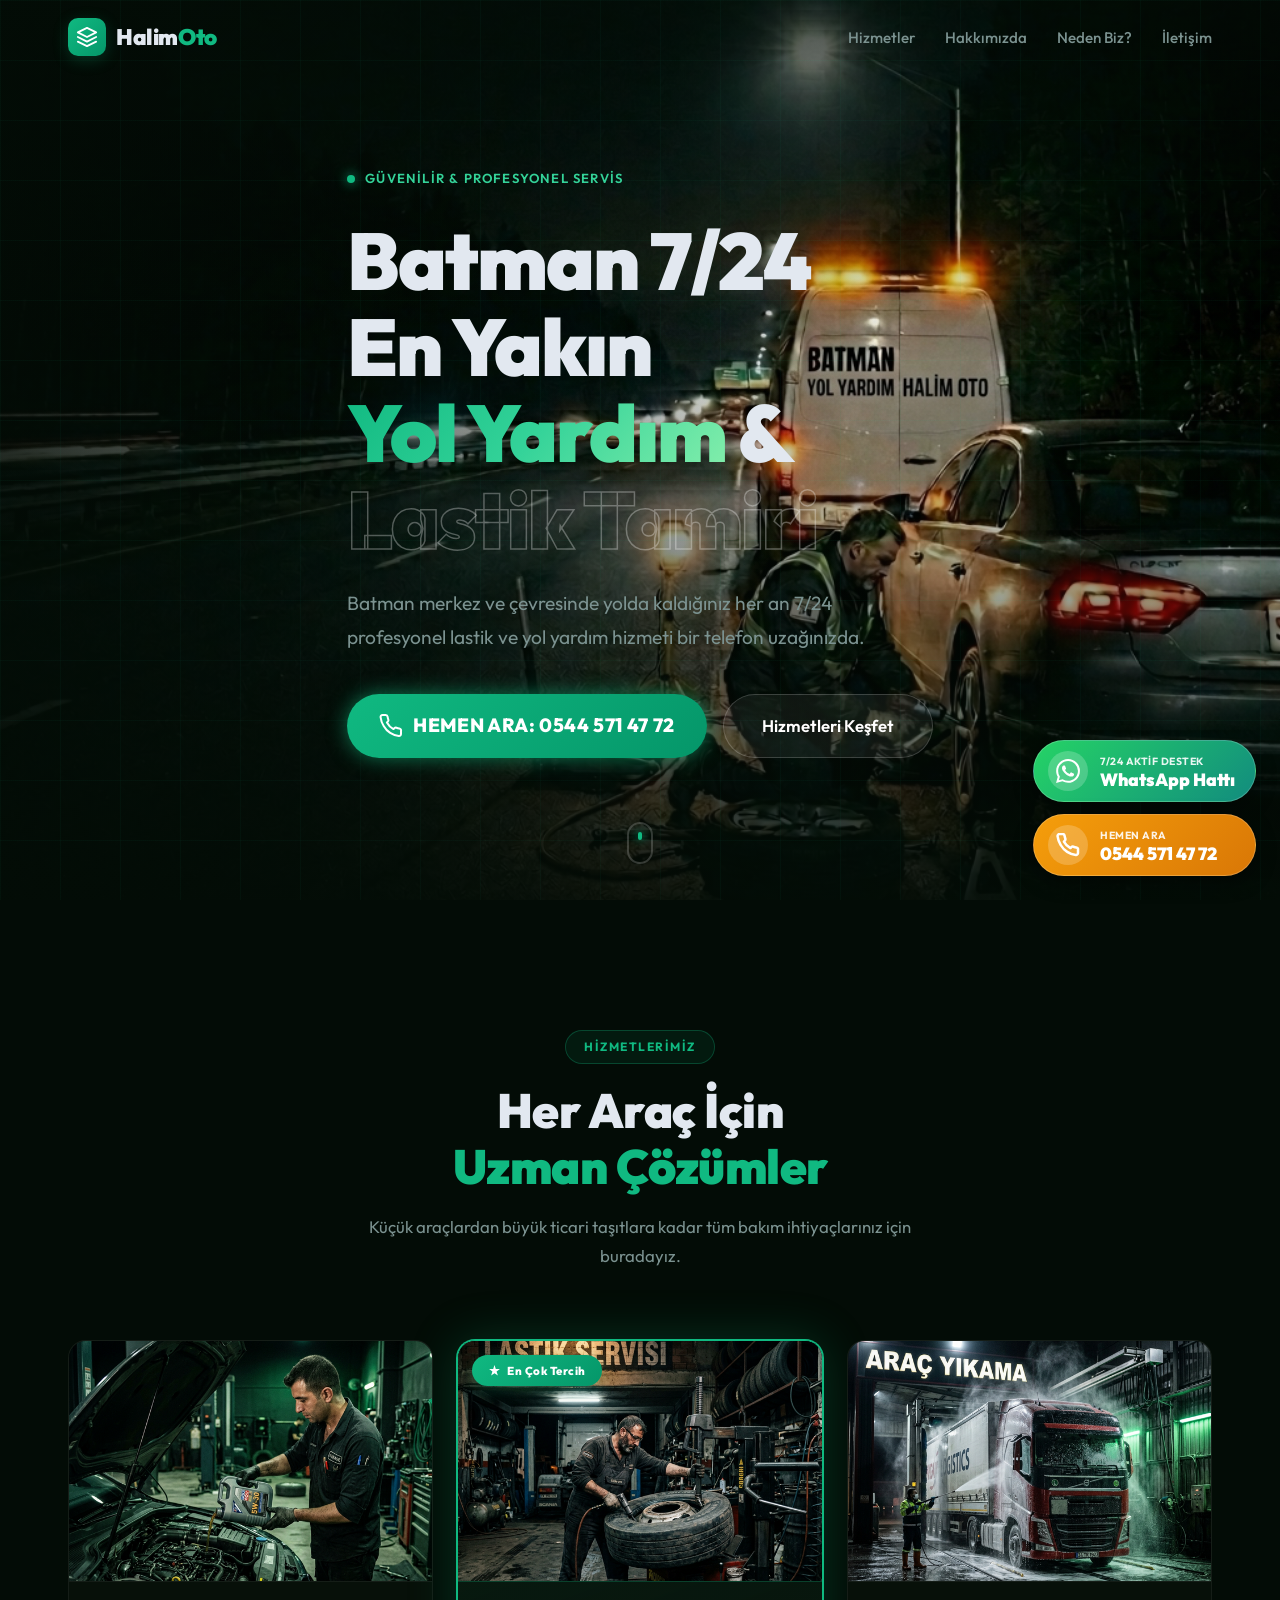
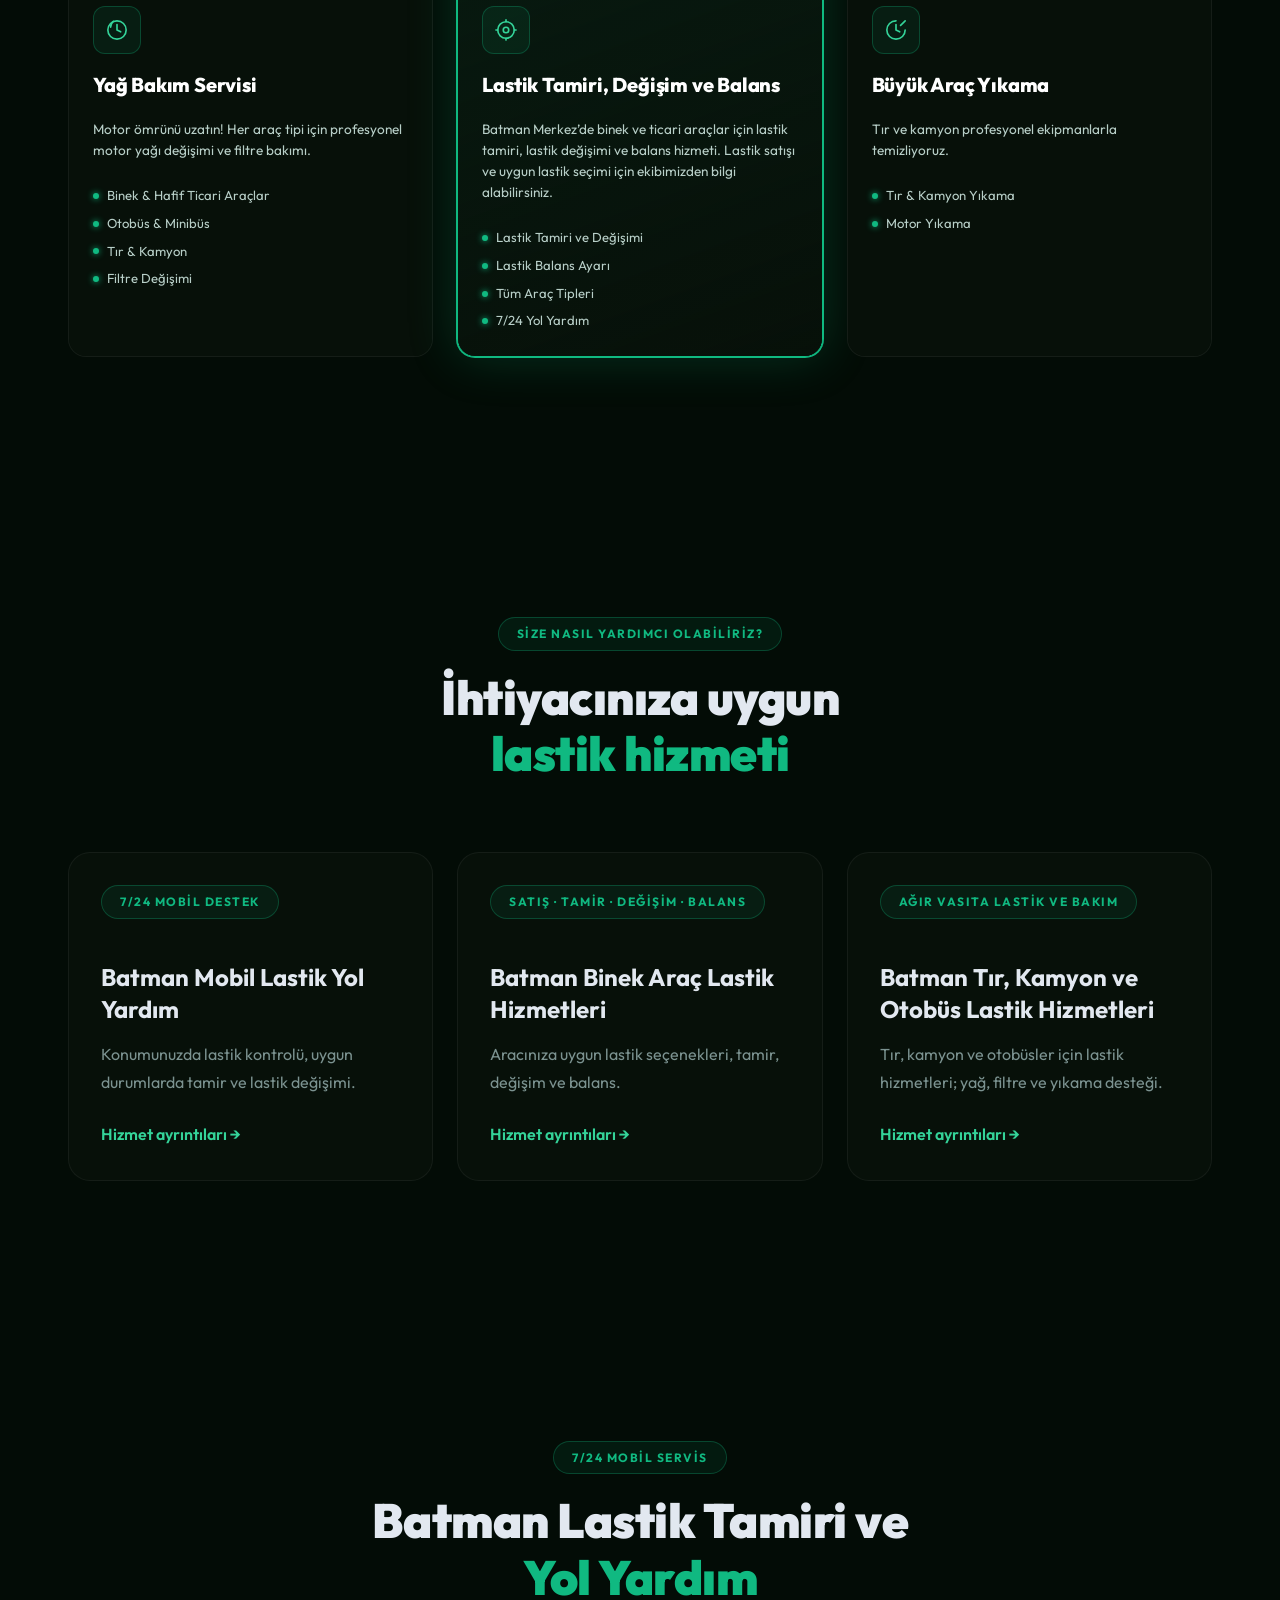
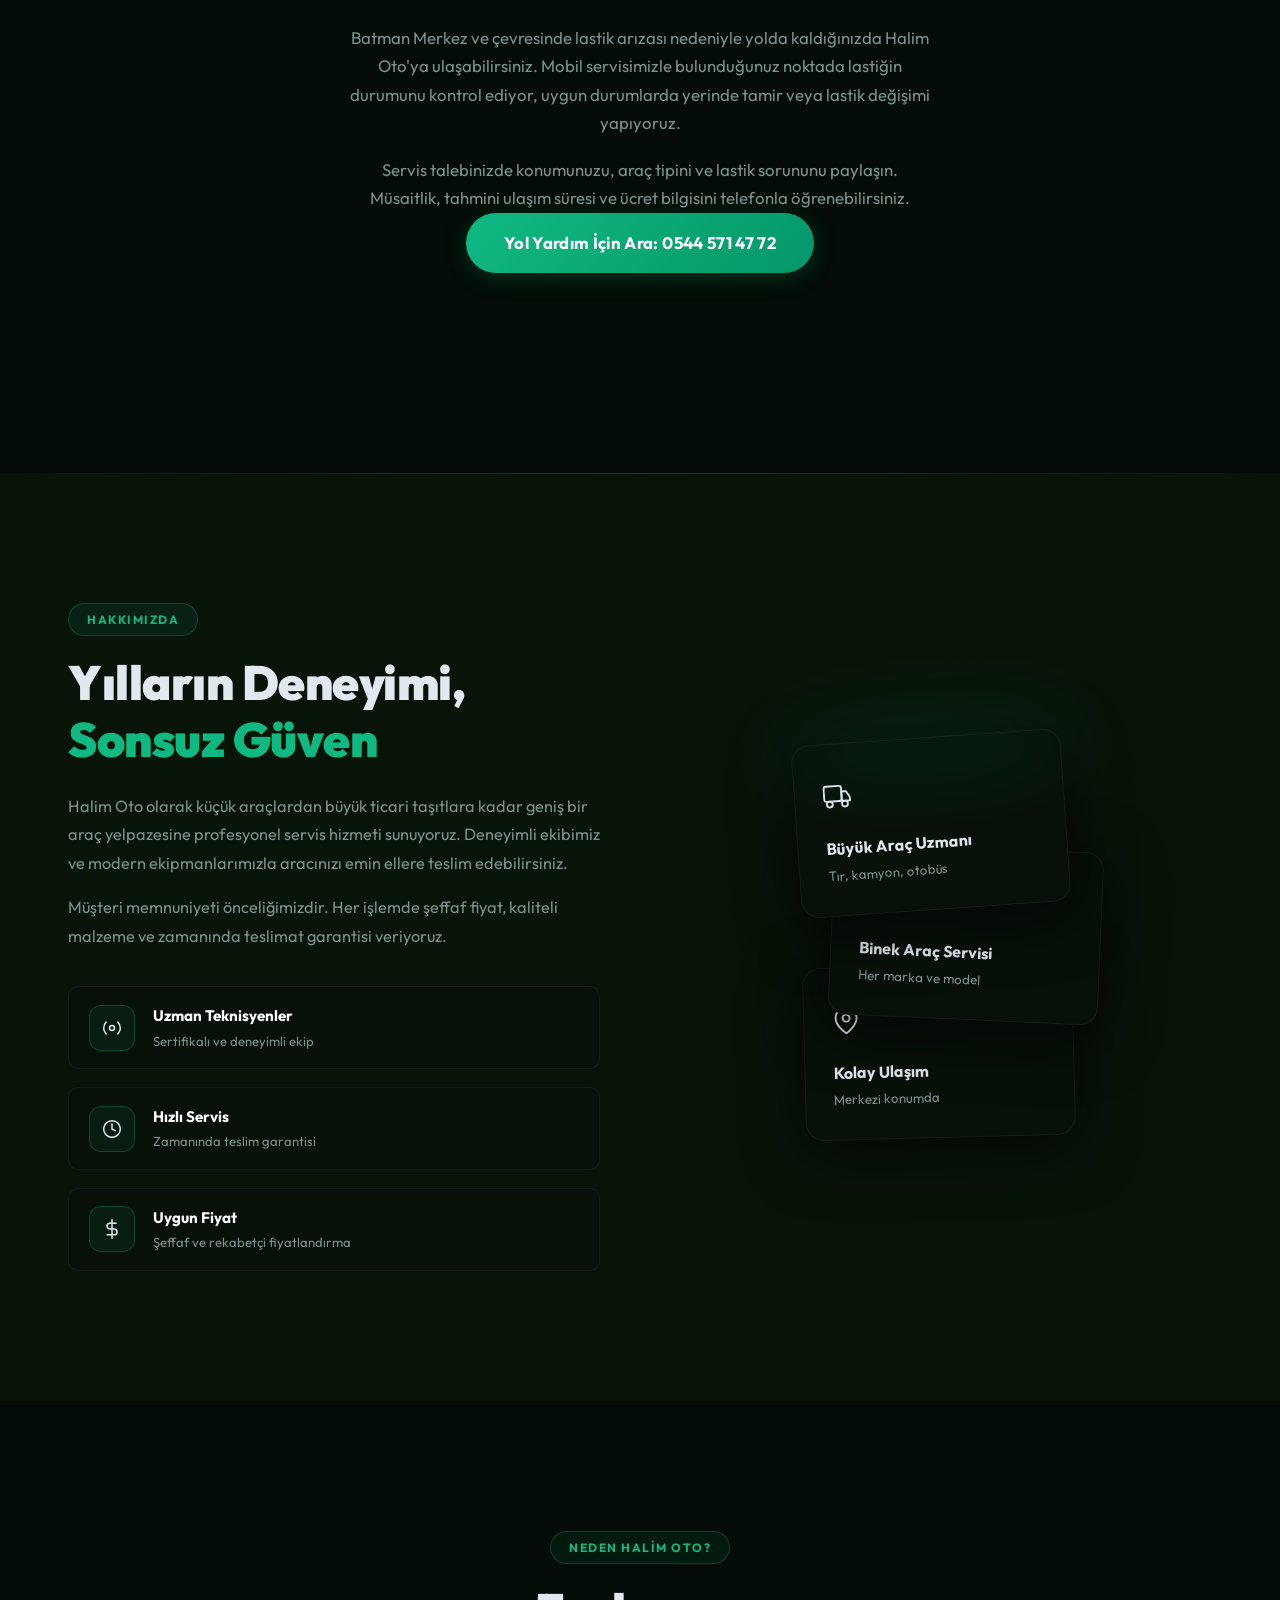
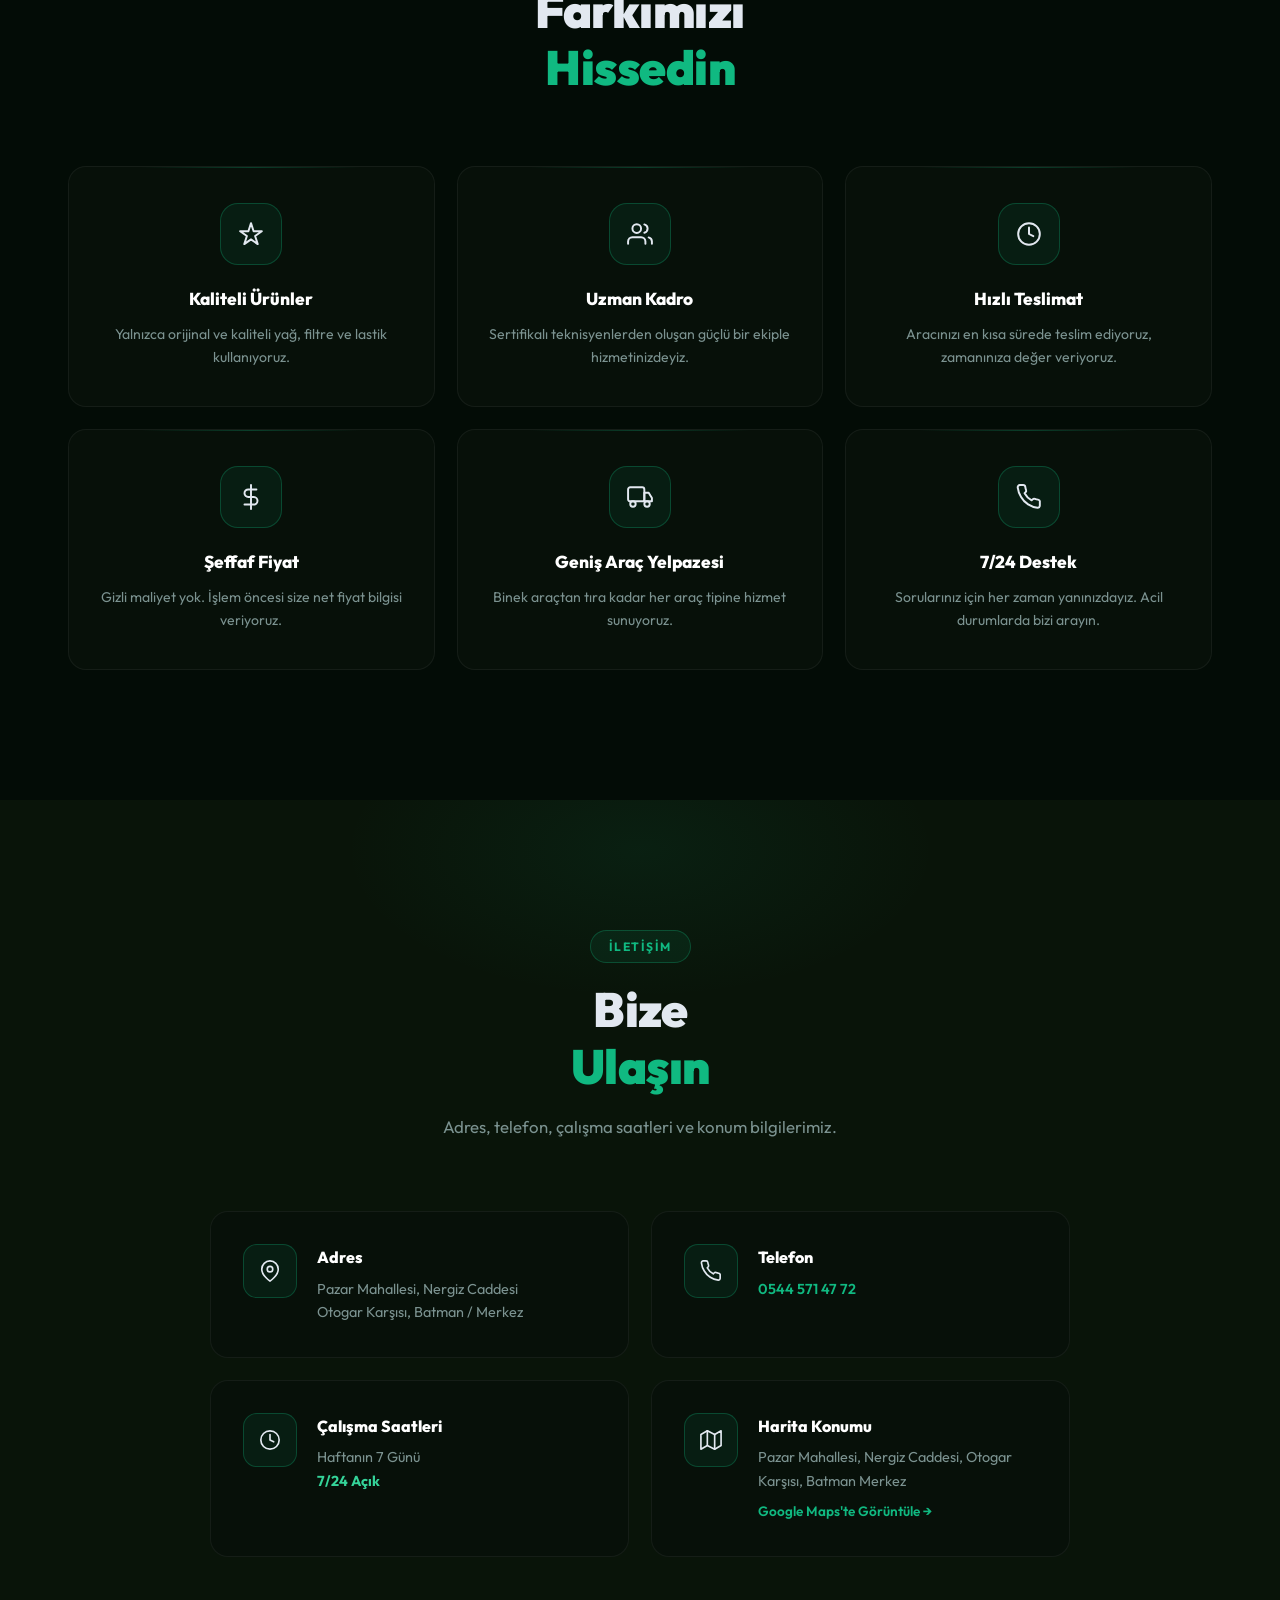
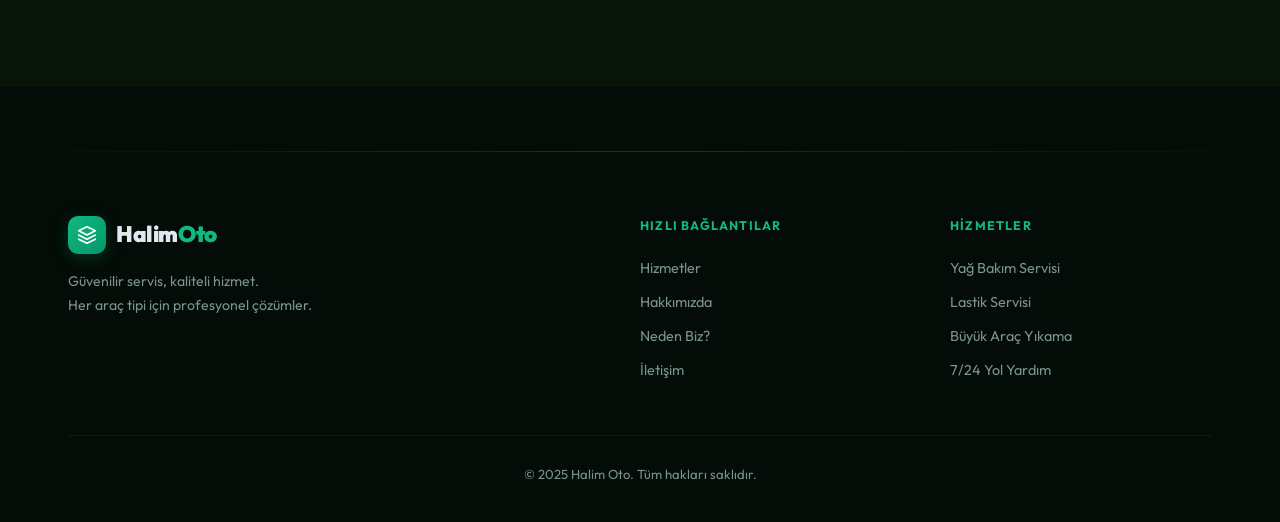
<file: index.html>
<!DOCTYPE html>
<html lang="tr">

<head>
  <meta charset="UTF-8" />
  <meta name="google-site-verification" content="W-n98BfOeCnG8Irt8qu7DcPTseLSB_TtCb6_1A565Ik" />
  <meta name="viewport" content="width=device-width, initial-scale=1.0" />
  <title>Batman Lastikçi, Lastik Tamiri ve 7/24 Yol Yardım | Halim Oto</title>
  <meta name="description"
    content="Batman Merkez'de Halim Oto: 7/24 mobil lastik tamiri ve yol yardım, lastik değişimi ve balans hizmetleri. Servis için 0544 571 47 72." />
  <link rel="canonical" href="https://halimotolastik.com/" />
  <link rel="preconnect" href="https://fonts.googleapis.com" />
  <link rel="preconnect" href="https://fonts.gstatic.com" crossorigin />
  <link href="https://fonts.googleapis.com/css2?family=Outfit:wght@300;400;500;600;700;800;900&display=swap"
    rel="stylesheet" />
  <link rel="stylesheet" href="style.css?v=8" />
  <link rel="stylesheet" href="services.css?v=1" />
  <script type="application/ld+json">
{
  "@context": "https://schema.org",
  "@type": "AutoRepair",
  "@id": "https://halimotolastik.com/#isletme",
  "name": "Halim Oto",
  "alternateName": "Batman Lastik Yol Yardım Halim Oto",
  "url": "https://halimotolastik.com/",
  "telephone": "+90-544-571-47-72",
  "image": "https://halimotolastik.com/hero_bg.png",
  "description": "Batman Merkez ve çevresinde lastik tamiri, lastik değişimi, balans ve 7/24 mobil lastik yol yardım hizmetleri.",
  "address": {
    "@type": "PostalAddress",
    "streetAddress": "Pazar Mahallesi, Nergiz Caddesi, Otogar Karşısı",
    "addressLocality": "Batman Merkez",
    "addressRegion": "Batman",
    "postalCode": "72000",
    "addressCountry": "TR"
  },
  "areaServed": {
    "@type": "Place",
    "name": "Batman Merkez"
  },
  "hasMap": "https://www.google.com/maps?cid=8878251393410901989",
  "sameAs": [
    "https://www.instagram.com/halimotolastik/"
  ],
  "hasOfferCatalog": {
    "@type": "OfferCatalog",
    "name": "Lastik ve yol yardım hizmetleri",
    "itemListElement": [
      {
        "@type": "Offer",
        "itemOffered": {
          "@type": "Service",
          "name": "Lastik tamiri"
        }
      },
      {
        "@type": "Offer",
        "itemOffered": {
          "@type": "Service",
          "name": "Lastik değişimi"
        }
      },
      {
        "@type": "Offer",
        "itemOffered": {
          "@type": "Service",
          "name": "Lastik balans ayarı"
        }
      },
      {
        "@type": "Offer",
        "itemOffered": {
          "@type": "Service",
          "name": "7/24 mobil lastik yol yardım"
        }
      }
    ]
  }
}
  </script>
</head>

<body>

  <!-- ======== NAVBAR ======== -->
  <nav class="navbar" id="navbar">
    <div class="nav-container">
      <a href="#hero" class="nav-logo">
        <div class="logo-mark">
          <svg width="22" height="22" viewBox="0 0 24 24" fill="none">
            <path d="M12 2L2 7l10 5 10-5-10-5zM2 17l10 5 10-5M2 12l10 5 10-5" stroke="currentColor" stroke-width="2"
              stroke-linecap="round" stroke-linejoin="round" />
          </svg>
        </div>
        <span class="logo-text">Halim<span class="accent">Oto</span></span>
      </a>
      <ul class="nav-links" id="navLinks">
        <li><a href="#hizmetler">Hizmetler</a></li>
        <li><a href="#hakkimizda">Hakkımızda</a></li>
        <li><a href="#neden-biz">Neden Biz?</a></li>
        <li><a href="#iletisim">İletişim</a></li>
      </ul>
      <button class="hamburger" id="hamburger" aria-label="Menü">
        <span></span><span></span><span></span>
      </button>
    </div>
  </nav>

  <!-- ======== HERO ======== -->
  <section class="hero" id="hero">
    <div class="hero-bg-wrap">
      <div class="hero-overlay"></div>
      <div class="hero-grid-overlay"></div>
    </div>
    <div class="hero-content container">
      <div class="hero-eyebrow">
        <span class="eyebrow-dot"></span>
        <span>Güvenilir &amp; Profesyonel Servis</span>
      </div>
      <h1 class="hero-title">
        Batman 7/24<br />
        En Yakın<br />
        <span class="hero-gradient-text">Yol Yardım</span> &<br />
        <span class="hero-outline-text">Lastik Tamiri</span>
      </h1>
      <p class="hero-subtitle">
        Batman merkez ve çevresinde yolda kaldığınız her an 7/24 profesyonel lastik ve yol yardım hizmeti bir telefon uzağınızda.
      </p>
      <div class="hero-actions">
        <a href="tel:+905445714772" class="btn-primary btn-lg" style="font-size: 1.2rem; font-weight: 800; padding: 16px 32px; box-shadow: 0 0 20px rgba(16, 185, 129, 0.6); animation: pulse 2s infinite;">
          <span style="display: flex; align-items: center; gap: 10px;">
            <svg width="24" height="24" viewBox="0 0 24 24" fill="none" stroke="currentColor" stroke-width="2" stroke-linecap="round" stroke-linejoin="round">
              <path d="M22 16.92v3a2 2 0 0 1-2.18 2 19.79 19.79 0 0 1-8.63-3.07A19.5 19.5 0 0 1 4.69 12 19.79 19.79 0 0 1 1.61 3.4 2 2 0 0 1 3.58 1h3a2 2 0 0 1 2 1.72c.127.96.361 1.903.7 2.81a2 2 0 0 1-.45 2.11L7.91 8.54a16 16 0 0 0 6.55 6.55l.92-.91a2 2 0 0 1 2.11-.45c.907.339 1.85.573 2.81.7A2 2 0 0 1 22 16.92z" />
            </svg>
            HEMEN ARA: 0544 571 47 72
          </span>
        </a>
        <a href="#hizmetler" class="btn-glass btn-lg" id="hero-services-btn">
          <span>Hizmetleri Keşfet</span>
        </a>
      </div>

    </div>
    <div class="scroll-indicator">
      <div class="scroll-track">
        <div class="scroll-dot"></div>
      </div>
    </div>
  </section>

  <!-- ======== HİZMETLER ======== -->
  <section class="services" id="hizmetler">
    <div class="container">
      <div class="section-header reveal">
        <span class="section-tag">Hizmetlerimiz</span>
        <h2 class="section-title">Her Araç İçin<br /><span class="accent">Uzman Çözümler</span></h2>
        <p class="section-desc">Küçük araçlardan büyük ticari taşıtlara kadar tüm bakım ihtiyaçlarınız için buradayız.
        </p>
      </div>

      <div class="services-grid">

        <!-- Yağ Bakım -->
        <div class="service-card reveal" id="service-yag">
          <div class="service-img" style="background-image: url('oil_service.png')"></div>
          <div class="service-body">
            <div class="service-icon-box">
              <svg width="22" height="22" viewBox="0 0 24 24" fill="none" stroke="currentColor" stroke-width="1.8"
                stroke-linecap="round" stroke-linejoin="round">
                <ellipse cx="12" cy="12" rx="10" ry="10" />
                <path d="M12 6v6l4 2" />
                <path d="M8 2.5C8 2.5 5 5 5 9" />
              </svg>
            </div>
            <h3 class="service-title">Yağ Bakım Servisi</h3>
            <p class="service-desc">Motor ömrünü uzatın! Her araç tipi için profesyonel motor yağı değişimi ve filtre
              bakımı.</p>
            <ul class="service-features">
              <li><span class="feat-dot"></span>Binek &amp; Hafif Ticari Araçlar</li>
              <li><span class="feat-dot"></span>Otobüs &amp; Minibüs</li>
              <li><span class="feat-dot"></span>Tır &amp; Kamyon</li>
              <li><span class="feat-dot"></span>Filtre Değişimi</li>
            </ul>
          </div>
        </div>

        <!-- Lastik -->
        <div class="service-card featured reveal" id="service-lastik">
          <div class="featured-ribbon">
            <svg width="13" height="13" viewBox="0 0 24 24" fill="currentColor">
              <path d="M12 2l2.4 7.4H22l-6.2 4.5 2.4 7.4L12 17l-6.2 4.3 2.4-7.4L2 9.4h7.6z" />
            </svg>
            En Çok Tercih
          </div>
          <div class="service-img" style="background-image: url('tire_service.png')"></div>
          <div class="service-body">
            <div class="service-icon-box">
              <svg width="22" height="22" viewBox="0 0 24 24" fill="none" stroke="currentColor" stroke-width="1.8"
                stroke-linecap="round" stroke-linejoin="round">
                <circle cx="12" cy="12" r="9" />
                <circle cx="12" cy="12" r="3" />
                <line x1="12" y1="3" x2="12" y2="1" />
                <line x1="12" y1="23" x2="12" y2="21" />
                <line x1="3" y1="12" x2="1" y2="12" />
                <line x1="23" y1="12" x2="21" y2="12" />
              </svg>
            </div>
            <h3 class="service-title">Lastik Tamiri, Değişim ve Balans</h3>
            <p class="service-desc">Batman Merkez’de binek ve ticari araçlar için lastik tamiri, lastik değişimi ve balans hizmeti. Lastik satışı ve uygun lastik seçimi için ekibimizden bilgi alabilirsiniz.
            </p>
            <ul class="service-features">
              <li><span class="feat-dot"></span>Lastik Tamiri ve Değişimi</li>
              <li><span class="feat-dot"></span>Lastik Balans Ayarı</li>
              <li><span class="feat-dot"></span>Tüm Araç Tipleri</li>
              <li><span class="feat-dot"></span>7/24 Yol Yardım</li>
            </ul>
          </div>
        </div>

        <!-- Araç Yıkama -->
        <div class="service-card reveal" id="service-yikama">
          <div class="service-img" style="background-image: url('wash_service.png')"></div>
          <div class="service-body">
            <div class="service-icon-box">
              <svg width="22" height="22" viewBox="0 0 24 24" fill="none" stroke="currentColor" stroke-width="1.8"
                stroke-linecap="round" stroke-linejoin="round">
                <path d="M12 2C6.5 2 2 6.5 2 12s4.5 10 10 10 10-4.5 10-10" />
                <path d="M12 6v6l4 2" />
                <path d="M19 5l-2 2M22 2l-3 3" />
              </svg>
            </div>
            <h3 class="service-title">Büyük Araç Yıkama</h3>
            <p class="service-desc">Tır ve kamyon profesyonel ekipmanlarla temizliyoruz.</p>
            <ul class="service-features">
              <li><span class="feat-dot"></span>Tır &amp; Kamyon Yıkama</li>
              <li><span class="feat-dot"></span>Motor Yıkama</li>
            </ul>
          </div>
        </div>

      </div>
    </div>
  </section>

<!-- SERVICE PAGE LINKS -->
<section class="services" id="hizmet-detaylari"><div class="container"><div class="section-header"><span class="section-tag">Size nasıl yardımcı olabiliriz?</span><h2 class="section-title">İhtiyacınıza uygun<br /><span class="accent">lastik hizmeti</span></h2></div><div class="service-overview-grid"><a class="service-overview-card" href="mobil-lastik-yol-yardim.html"><span class="section-tag">7/24 mobil destek</span><h3>Batman Mobil Lastik Yol Yardım</h3><p>Konumunuzda lastik kontrolü, uygun durumlarda tamir ve lastik değişimi.</p><span class="service-card-link">Hizmet ayrıntıları →</span></a><a class="service-overview-card" href="binek-arac-lastik.html"><span class="section-tag">Satış · tamir · değişim · balans</span><h3>Batman Binek Araç Lastik Hizmetleri</h3><p>Aracınıza uygun lastik seçenekleri, tamir, değişim ve balans.</p><span class="service-card-link">Hizmet ayrıntıları →</span></a><a class="service-overview-card" href="agir-vasita-lastik.html"><span class="section-tag">Ağır vasıta lastik ve bakım</span><h3>Batman Tır, Kamyon ve Otobüs Lastik Hizmetleri</h3><p>Tır, kamyon ve otobüsler için lastik hizmetleri; yağ, filtre ve yıkama desteği.</p><span class="service-card-link">Hizmet ayrıntıları →</span></a></div></div></section>
<!-- END SERVICE PAGE LINKS -->
  <!-- ======== HAKKIMIZDA ======== -->
  <section class="services" id="yol-yardim" aria-labelledby="yol-yardim-title">
    <div class="container">
      <div class="section-header reveal">
        <span class="section-tag">7/24 Mobil Servis</span>
        <h2 class="section-title" id="yol-yardim-title">Batman Lastik Tamiri ve<br /><span class="accent">Yol Yardım</span></h2>
        <p class="section-desc">Batman Merkez ve çevresinde lastik arızası nedeniyle yolda kaldığınızda Halim Oto'ya ulaşabilirsiniz. Mobil servisimizle bulunduğunuz noktada lastiğin durumunu kontrol ediyor, uygun durumlarda yerinde tamir veya lastik değişimi yapıyoruz.</p>
        <p class="section-desc">Servis talebinizde konumunuzu, araç tipini ve lastik sorununu paylaşın. Müsaitlik, tahmini ulaşım süresi ve ücret bilgisini telefonla öğrenebilirsiniz.</p>
        <a href="tel:+905445714772" class="btn-primary btn-lg">Yol Yardım İçin Ara: 0544 571 47 72</a>
      </div>
    </div>
  </section>

  <section class="about" id="hakkimizda">
    <div class="about-accent-line"></div>
    <div class="container">
      <div class="about-grid">
        <div class="about-text reveal">
          <span class="section-tag">Hakkımızda</span>
          <h2 class="section-title" style="text-align:left;margin-bottom:24px;">
            Yılların Deneyimi,<br /><span class="accent">Sonsuz Güven</span>
          </h2>
          <p class="about-desc">
            Halim Oto olarak küçük araçlardan büyük ticari taşıtlara kadar geniş bir araç yelpazesine profesyonel servis
            hizmeti sunuyoruz. Deneyimli ekibimiz ve modern ekipmanlarımızla aracınızı emin ellere teslim edebilirsiniz.
          </p>
          <p class="about-desc">
            Müşteri memnuniyeti önceliğimizdir. Her işlemde şeffaf fiyat, kaliteli malzeme ve zamanında teslimat
            garantisi veriyoruz.
          </p>
          <div class="about-highlights">
            <div class="highlight-item">
              <div class="highlight-icon-wrap">
                <svg width="20" height="20" viewBox="0 0 24 24" fill="none" stroke="currentColor" stroke-width="1.8"
                  stroke-linecap="round" stroke-linejoin="round">
                  <circle cx="12" cy="12" r="3" />
                  <path d="M19.07 4.93a10 10 0 0 1 0 14.14" />
                  <path d="M4.93 4.93a10 10 0 0 0 0 14.14" />
                </svg>
              </div>
              <div>
                <strong>Uzman Teknisyenler</strong>
                <p>Sertifikalı ve deneyimli ekip</p>
              </div>
            </div>
            <div class="highlight-item">
              <div class="highlight-icon-wrap">
                <svg width="20" height="20" viewBox="0 0 24 24" fill="none" stroke="currentColor" stroke-width="1.8"
                  stroke-linecap="round" stroke-linejoin="round">
                  <circle cx="12" cy="12" r="10" />
                  <polyline points="12 6 12 12 16 14" />
                </svg>
              </div>
              <div>
                <strong>Hızlı Servis</strong>
                <p>Zamanında teslim garantisi</p>
              </div>
            </div>
            <div class="highlight-item">
              <div class="highlight-icon-wrap">
                <svg width="20" height="20" viewBox="0 0 24 24" fill="none" stroke="currentColor" stroke-width="1.8"
                  stroke-linecap="round" stroke-linejoin="round">
                  <line x1="12" y1="1" x2="12" y2="23" />
                  <path d="M17 5H9.5a3.5 3.5 0 0 0 0 7h5a3.5 3.5 0 0 1 0 7H6" />
                </svg>
              </div>
              <div>
                <strong>Uygun Fiyat</strong>
                <p>Şeffaf ve rekabetçi fiyatlandırma</p>
              </div>
            </div>
          </div>
        </div>
        <div class="about-visual reveal">
          <div class="about-cards-wrap">
            <div class="about-card ac1">
              <div class="ac-glow"></div>
              <span class="ac-icon">
                <svg width="28" height="28" viewBox="0 0 24 24" fill="none" stroke="currentColor" stroke-width="1.6"
                  stroke-linecap="round" stroke-linejoin="round">
                  <rect x="1" y="3" width="15" height="13" rx="2" />
                  <path d="M16 8h4l3 5v3h-7V8z" />
                  <circle cx="5.5" cy="18.5" r="2.5" />
                  <circle cx="18.5" cy="18.5" r="2.5" />
                </svg>
              </span>
              <strong>Büyük Araç Uzmanı</strong>
              <p>Tır, kamyon, otobüs</p>
            </div>
            <div class="about-card ac2">
              <span class="ac-icon">
                <svg width="28" height="28" viewBox="0 0 24 24" fill="none" stroke="currentColor" stroke-width="1.6"
                  stroke-linecap="round" stroke-linejoin="round">
                  <path d="M5 17H3a2 2 0 0 1-2-2V5a2 2 0 0 1 2-2h11a2 2 0 0 1 2 2v3" />
                  <rect x="9" y="11" width="14" height="10" rx="1" />
                  <circle cx="12" cy="21" r="1" />
                  <circle cx="20" cy="21" r="1" />
                </svg>
              </span>
              <strong>Binek Araç Servisi</strong>
              <p>Her marka ve model</p>
            </div>
            <div class="about-card ac3">
              <span class="ac-icon">
                <svg width="28" height="28" viewBox="0 0 24 24" fill="none" stroke="currentColor" stroke-width="1.6"
                  stroke-linecap="round" stroke-linejoin="round">
                  <path d="M21 10c0 7-9 13-9 13s-9-6-9-13a9 9 0 0 1 18 0z" />
                  <circle cx="12" cy="10" r="3" />
                </svg>
              </span>
              <strong>Kolay Ulaşım</strong>
              <p>Merkezi konumda</p>
            </div>
          </div>
        </div>
      </div>
    </div>
  </section>

  <!-- ======== NEDEN BİZ ======== -->
  <section class="why-us" id="neden-biz">
    <div class="container">
      <div class="section-header reveal">
        <span class="section-tag">Neden Halim Oto?</span>
        <h2 class="section-title">Farkımızı<br /><span class="accent">Hissedin</span></h2>
      </div>
      <div class="why-grid">
        <div class="why-card reveal" id="why-quality">
          <div class="why-icon-box">
            <svg width="26" height="26" viewBox="0 0 24 24" fill="none" stroke="currentColor" stroke-width="1.8"
              stroke-linecap="round" stroke-linejoin="round">
              <path d="M12 2l2.4 7.4H22l-6.2 4.5 2.4 7.4L12 17l-6.2 4.3 2.4-7.4L2 9.4h7.6z" />
            </svg>
          </div>
          <h3>Kaliteli Ürünler</h3>
          <p>Yalnızca orijinal ve kaliteli yağ, filtre ve lastik kullanıyoruz.</p>
        </div>
        <div class="why-card reveal" id="why-team">
          <div class="why-icon-box">
            <svg width="26" height="26" viewBox="0 0 24 24" fill="none" stroke="currentColor" stroke-width="1.8"
              stroke-linecap="round" stroke-linejoin="round">
              <path d="M17 21v-2a4 4 0 0 0-4-4H5a4 4 0 0 0-4 4v2" />
              <circle cx="9" cy="7" r="4" />
              <path d="M23 21v-2a4 4 0 0 0-3-3.87" />
              <path d="M16 3.13a4 4 0 0 1 0 7.75" />
            </svg>
          </div>
          <h3>Uzman Kadro</h3>
          <p>Sertifikalı teknisyenlerden oluşan güçlü bir ekiple hizmetinizdeyiz.</p>
        </div>
        <div class="why-card reveal" id="why-time">
          <div class="why-icon-box">
            <svg width="26" height="26" viewBox="0 0 24 24" fill="none" stroke="currentColor" stroke-width="1.8"
              stroke-linecap="round" stroke-linejoin="round">
              <circle cx="12" cy="12" r="10" />
              <polyline points="12 6 12 12 16 14" />
            </svg>
          </div>
          <h3>Hızlı Teslimat</h3>
          <p>Aracınızı en kısa sürede teslim ediyoruz, zamanınıza değer veriyoruz.</p>
        </div>
        <div class="why-card reveal" id="why-price">
          <div class="why-icon-box">
            <svg width="26" height="26" viewBox="0 0 24 24" fill="none" stroke="currentColor" stroke-width="1.8"
              stroke-linecap="round" stroke-linejoin="round">
              <line x1="12" y1="1" x2="12" y2="23" />
              <path d="M17 5H9.5a3.5 3.5 0 0 0 0 7h5a3.5 3.5 0 0 1 0 7H6" />
            </svg>
          </div>
          <h3>Şeffaf Fiyat</h3>
          <p>Gizli maliyet yok. İşlem öncesi size net fiyat bilgisi veriyoruz.</p>
        </div>
        <div class="why-card reveal" id="why-range">
          <div class="why-icon-box">
            <svg width="26" height="26" viewBox="0 0 24 24" fill="none" stroke="currentColor" stroke-width="1.8"
              stroke-linecap="round" stroke-linejoin="round">
              <rect x="1" y="3" width="15" height="13" rx="2" />
              <path d="M16 8h4l3 5v3h-7V8z" />
              <circle cx="5.5" cy="18.5" r="2.5" />
              <circle cx="18.5" cy="18.5" r="2.5" />
            </svg>
          </div>
          <h3>Geniş Araç Yelpazesi</h3>
          <p>Binek araçtan tıra kadar her araç tipine hizmet sunuyoruz.</p>
        </div>
        <div class="why-card reveal" id="why-support">
          <div class="why-icon-box">
            <svg width="26" height="26" viewBox="0 0 24 24" fill="none" stroke="currentColor" stroke-width="1.8"
              stroke-linecap="round" stroke-linejoin="round">
              <path
                d="M22 16.92v3a2 2 0 0 1-2.18 2 19.79 19.79 0 0 1-8.63-3.07A19.5 19.5 0 0 1 4.69 12 19.79 19.79 0 0 1 1.61 3.4 2 2 0 0 1 3.58 1h3a2 2 0 0 1 2 1.72c.127.96.361 1.903.7 2.81a2 2 0 0 1-.45 2.11L7.91 8.54a16 16 0 0 0 6.55 6.55l.92-.91a2 2 0 0 1 2.11-.45c.907.339 1.85.573 2.81.7A2 2 0 0 1 22 16.92z" />
            </svg>
          </div>
          <h3>7/24 Destek</h3>
          <p>Sorularınız için her zaman yanınızdayız. Acil durumlarda bizi arayın.</p>
        </div>
      </div>
    </div>
  </section>

  <!-- ======== İLETİŞİM ======== -->
  <section class="contact" id="iletisim">
    <div class="contact-glow-top"></div>
    <div class="container">
      <div class="section-header reveal">
        <span class="section-tag">İletişim</span>
        <h2 class="section-title">Bize<br /><span class="accent">Ulaşın</span></h2>
        <p class="section-desc">Adres, telefon, çalışma saatleri ve konum bilgilerimiz.</p>
      </div>
      <div class="contact-info-grid">
        <div class="info-card reveal" id="info-location">
          <div class="info-icon-wrap"><svg width="22" height="22" viewBox="0 0 24 24" fill="none" stroke="currentColor"
              stroke-width="1.8" stroke-linecap="round" stroke-linejoin="round">
              <path d="M21 10c0 7-9 13-9 13s-9-6-9-13a9 9 0 0 1 18 0z" />
              <circle cx="12" cy="10" r="3" />
            </svg></div>
          <div class="info-content">
            <strong>Adres</strong>
            <p>Pazar Mahallesi, Nergiz Caddesi<br />Otogar Karşısı, Batman / Merkez</p>
          </div>
        </div>
        <div class="info-card reveal" id="info-phone">
          <div class="info-icon-wrap"><svg width="22" height="22" viewBox="0 0 24 24" fill="none" stroke="currentColor"
              stroke-width="1.8" stroke-linecap="round" stroke-linejoin="round">
              <path
                d="M22 16.92v3a2 2 0 0 1-2.18 2 19.79 19.79 0 0 1-8.63-3.07A19.5 19.5 0 0 1 4.69 12 19.79 19.79 0 0 1 1.61 3.4 2 2 0 0 1 3.58 1h3a2 2 0 0 1 2 1.72c.127.96.361 1.903.7 2.81a2 2 0 0 1-.45 2.11L7.91 8.54a16 16 0 0 0 6.55 6.55l.92-.91a2 2 0 0 1 2.11-.45c.907.339 1.85.573 2.81.7A2 2 0 0 1 22 16.92z" />
            </svg></div>
          <div class="info-content">
            <strong>Telefon</strong>
            <p><a href="tel:+905445714772">0544 571 47 72</a></p>
          </div>
        </div>
        <div class="info-card reveal" id="info-hours">
          <div class="info-icon-wrap"><svg width="22" height="22" viewBox="0 0 24 24" fill="none" stroke="currentColor"
              stroke-width="1.8" stroke-linecap="round" stroke-linejoin="round">
              <circle cx="12" cy="12" r="10" />
              <polyline points="12 6 12 12 16 14" />
            </svg></div>
          <div class="info-content">
            <strong>Çalışma Saatleri</strong>
            <p>Haftanın 7 Günü<br /><span style="color:var(--green-light);font-weight:700;">7/24 Açık</span></p>
          </div>
        </div>
        <div class="info-card reveal" id="info-map">
          <div class="info-icon-wrap"><svg width="22" height="22" viewBox="0 0 24 24" fill="none" stroke="currentColor"
              stroke-width="1.8" stroke-linecap="round" stroke-linejoin="round">
              <polygon points="1 6 1 22 8 18 16 22 23 18 23 2 16 6 8 2 1 6" />
              <line x1="8" y1="2" x2="8" y2="18" />
              <line x1="16" y1="6" x2="16" y2="22" />
            </svg></div>
          <div class="info-content">
            <strong>Harita Konumu</strong>
            <p>Pazar Mahallesi, Nergiz Caddesi, Otogar Karşısı, Batman Merkez<br />
              <a href="https://www.google.com/maps?cid=8878251393410901989" target="_blank" rel="noopener noreferrer"
                class="map-link">Google Maps'te Görüntüle →</a>
            </p>
          </div>
        </div>
      </div>
    </div>
  </section>

  <!-- ======== FOOTER ======== -->
  <footer class="footer">
    <div class="footer-top-line"></div>
    <div class="container">
      <div class="footer-grid">
        <div class="footer-brand">
          <a href="#hero" class="nav-logo">
            <div class="logo-mark">
              <svg width="20" height="20" viewBox="0 0 24 24" fill="none">
                <path d="M12 2L2 7l10 5 10-5-10-5zM2 17l10 5 10-5M2 12l10 5 10-5" stroke="currentColor" stroke-width="2"
                  stroke-linecap="round" stroke-linejoin="round" />
              </svg>
            </div>
            <span class="logo-text">Halim<span class="accent">Oto</span></span>
          </a>
          <p>Güvenilir servis, kaliteli hizmet.<br />Her araç tipi için profesyonel çözümler.</p>
        </div>
        <div class="footer-links-col">
          <h4>Hızlı Bağlantılar</h4>
          <a href="#hizmetler">Hizmetler</a>
          <a href="#hakkimizda">Hakkımızda</a>
          <a href="#neden-biz">Neden Biz?</a>
          <a href="#iletisim">İletişim</a>
        </div>
        <div class="footer-links-col">
          <h4>Hizmetler</h4>
          <a href="#service-yag">Yağ Bakım Servisi</a>
          <a href="#service-lastik">Lastik Servisi</a>
          <a href="#service-yikama">Büyük Araç Yıkama</a>
          <a href="#yol-yardim">7/24 Yol Yardım</a>
        </div>
      </div>
      <div class="footer-bottom">
        <p>© 2025 Halim Oto. Tüm hakları saklıdır.</p>
      </div>
    </div>
  </footer>

  <!-- Floating Action Buttons -->
  <div class="floating-actions">
    <a href="https://wa.me/905445714772" target="_blank" class="fab fab-whatsapp">
      <div class="fab-icon">
        <svg width="24" height="24" viewBox="0 0 24 24" fill="currentColor">
          <path d="M17.472 14.382c-.297-.149-1.758-.867-2.03-.967-.273-.099-.471-.148-.67.15-.197.297-.767.966-.94 1.164-.173.199-.347.223-.644.075-.297-.15-1.255-.463-2.39-1.475-.888-.788-1.487-1.761-1.66-2.059-.173-.297-.018-.458.13-.606.134-.133.298-.347.446-.52.149-.174.198-.298.298-.497.099-.198.05-.371-.025-.52-.075-.149-.669-1.612-.916-2.207-.242-.579-.487-.5-.669-.51a12.8 12.8 0 0 0-.57-.01c-.198 0-.52.074-.792.372-.272.297-1.04 1.016-1.04 2.479 0 1.462 1.065 2.875 1.213 3.074.149.198 2.096 3.2 5.077 4.487.709.306 1.262.489 1.694.625.712.227 1.36.195 1.871.118.571-.085 1.758-.719 2.006-1.413.248-.694.248-1.289.173-1.413-.074-.124-.272-.198-.57-.347m-5.421 7.403h-.004a9.87 9.87 0 0 1-5.031-1.378l-.361-.214-3.741.982.998-3.648-.235-.374a9.86 9.86 0 0 1-1.51-5.26c.001-5.45 4.436-9.884 9.888-9.884 2.64 0 5.122 1.03 6.988 2.898a9.825 9.825 0 0 1 2.893 6.994c-.003 5.45-4.437 9.884-9.885 9.884m8.413-18.297A11.815 11.815 0 0 0 12.05 0C5.495 0 .16 5.335.157 11.892c0 2.096.547 4.142 1.588 5.945L.057 24l6.305-1.654a11.882 11.882 0 0 0 5.683 1.448h.005c6.554 0 11.89-5.335 11.893-11.893a11.821 11.821 0 0 0-3.48-8.413Z"/>
        </svg>
      </div>
      <div class="fab-text">
        <span class="fab-subtitle">7/24 AKTİF DESTEK</span>
        <span class="fab-title">WhatsApp Hattı</span>
      </div>
    </a>
    
    <a href="tel:+905445714772" class="fab fab-phone">
      <div class="fab-icon">
        <svg width="24" height="24" viewBox="0 0 24 24" fill="none" stroke="currentColor" stroke-width="2.5" stroke-linecap="round" stroke-linejoin="round">
          <path d="M22 16.92v3a2 2 0 0 1-2.18 2 19.79 19.79 0 0 1-8.63-3.07A19.5 19.5 0 0 1 4.69 12 19.79 19.79 0 0 1 1.61 3.4 2 2 0 0 1 3.58 1h3a2 2 0 0 1 2 1.72c.127.96.361 1.903.7 2.81a2 2 0 0 1-.45 2.11L7.91 8.54a16 16 0 0 0 6.55 6.55l.92-.91a2 2 0 0 1 2.11-.45c.907.339 1.85.573 2.81.7A2 2 0 0 1 22 16.92z" />
        </svg>
      </div>
      <div class="fab-text">
        <span class="fab-subtitle">HEMEN ARA</span>
        <span class="fab-title">0544 571 47 72</span>
      </div>
    </a>
  </div>

  <script src="script.js"></script>
</body>

</html>
</file>
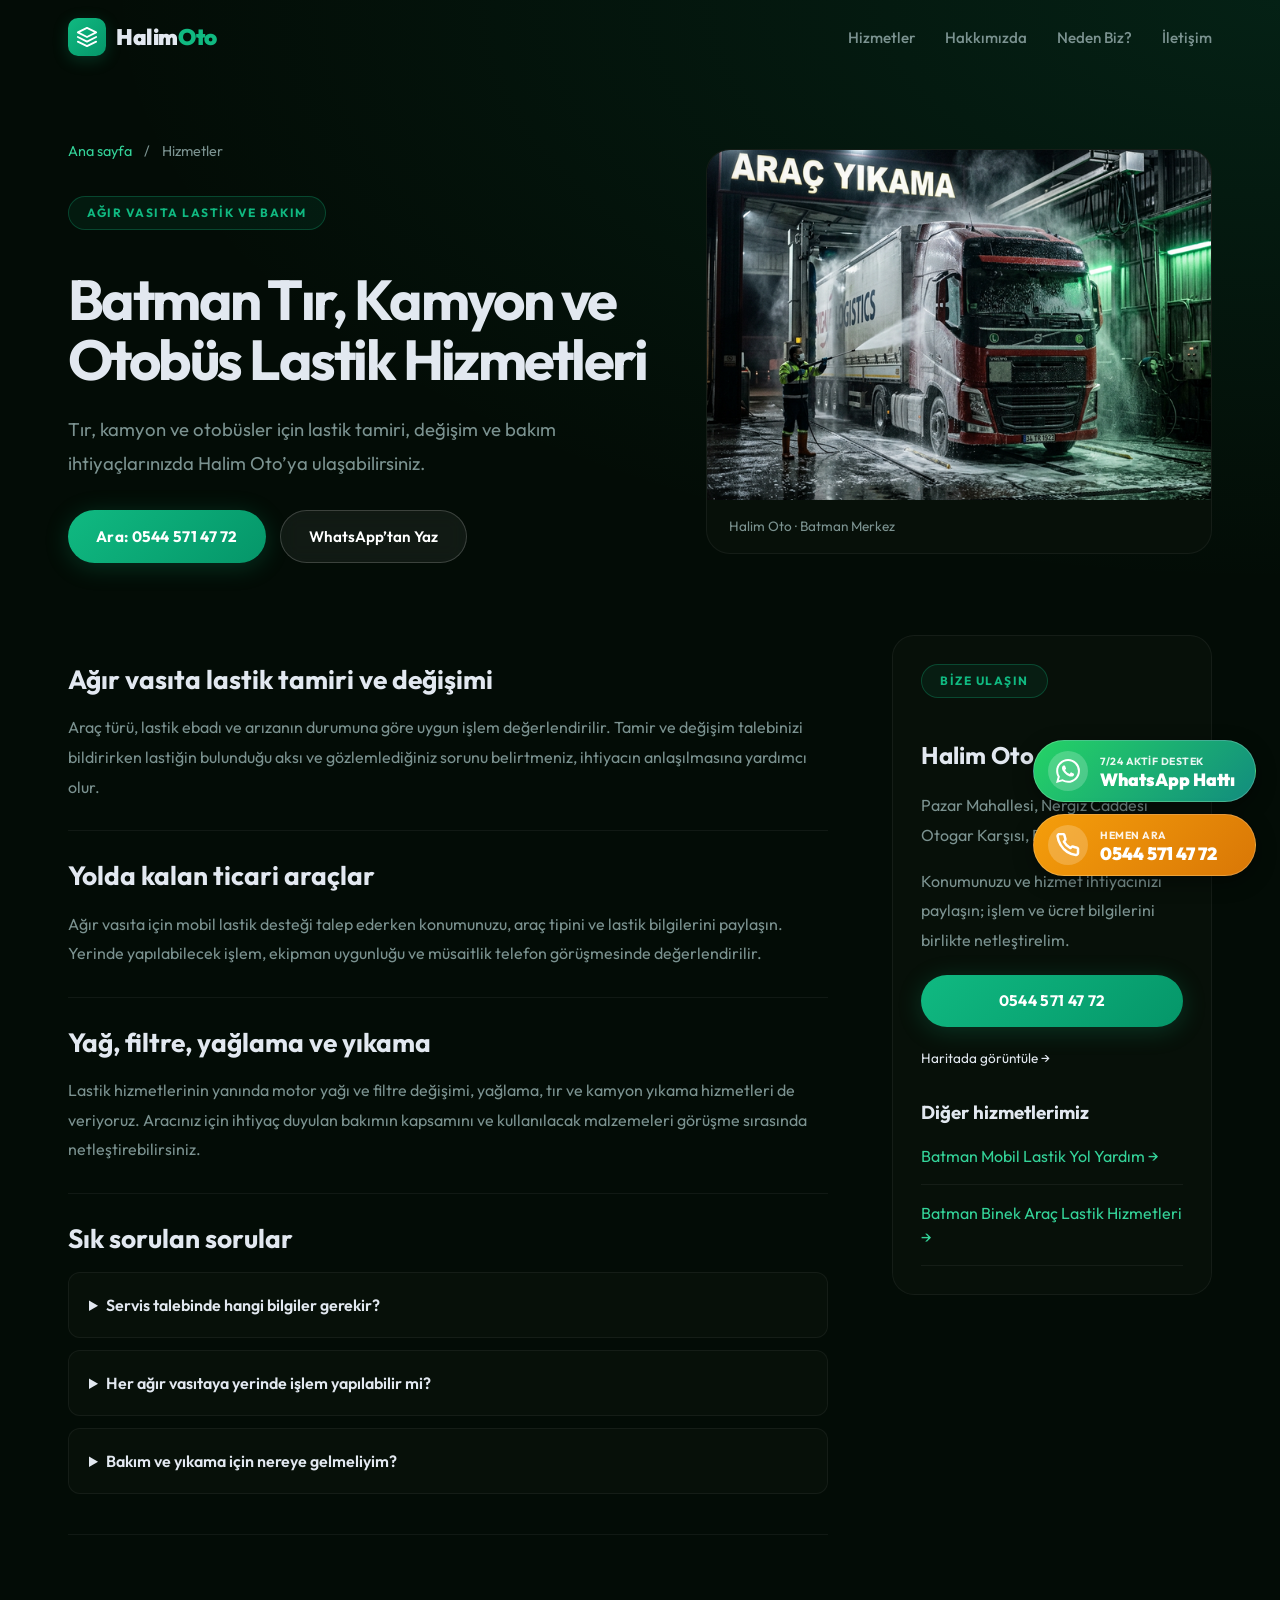
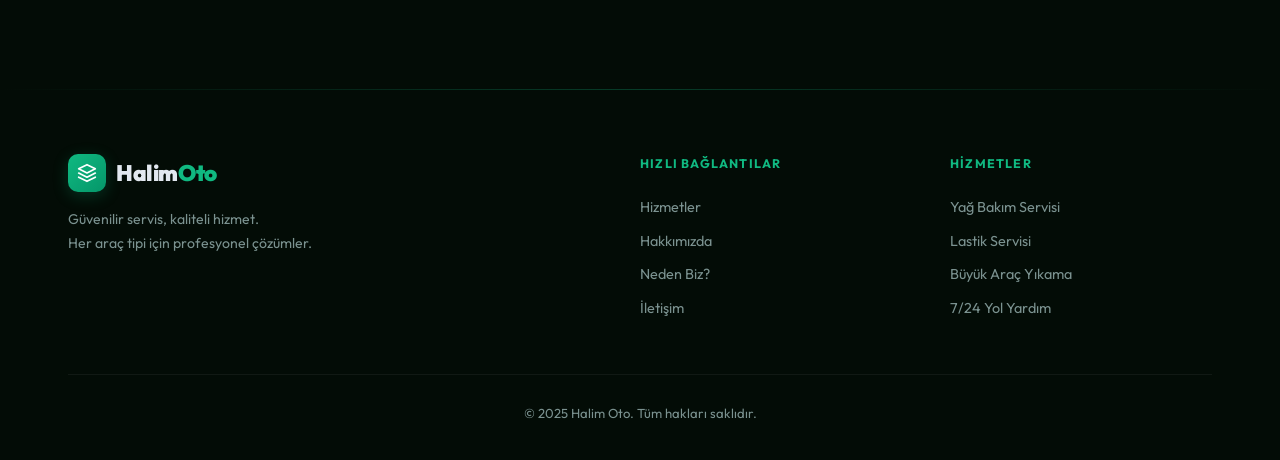
<file: agir-vasita-lastik.html>
<!DOCTYPE html>
<html lang="tr"><head><meta charset="UTF-8" /><meta name="viewport" content="width=device-width, initial-scale=1.0" />
<title>Batman Tır, Kamyon ve Otobüs Lastik Hizmetleri | Halim Oto</title><meta name="description" content="Tır, kamyon ve otobüsler için lastik tamiri, değişim ve bakım ihtiyaçlarınızda Halim Oto’ya ulaşabilirsiniz." />
<link rel="canonical" href="https://halimotolastik.com/agir-vasita-lastik.html" /><link rel="stylesheet" href="style.css?v=8" /><link rel="stylesheet" href="services.css?v=1" />
<link rel="preconnect" href="https://fonts.googleapis.com" /><link rel="preconnect" href="https://fonts.gstatic.com" crossorigin />
<link href="https://fonts.googleapis.com/css2?family=Outfit:wght@300;400;500;600;700;800;900&amp;display=swap" rel="stylesheet" />
<script type="application/ld+json">{"@context": "https://schema.org", "@type": "Service", "@id": "https://halimotolastik.com/agir-vasita-lastik.html#hizmet", "name": "Batman Tır, Kamyon ve Otobüs Lastik Hizmetleri", "description": "Tır, kamyon ve otobüsler için lastik tamiri, değişim ve bakım ihtiyaçlarınızda Halim Oto’ya ulaşabilirsiniz.", "url": "https://halimotolastik.com/agir-vasita-lastik.html", "areaServed": {"@type": "Place", "name": "Batman Merkez"}, "provider": {"@type": "AutoRepair", "@id": "https://halimotolastik.com/#isletme", "name": "Halim Oto", "url": "https://halimotolastik.com/", "telephone": "+90-544-571-47-72"}}</script></head>
<body class="service-page"><nav class="navbar" id="navbar">
    <div class="nav-container">
      <a href="index.html#hero" class="nav-logo">
        <div class="logo-mark">
          <svg width="22" height="22" viewBox="0 0 24 24" fill="none">
            <path d="M12 2L2 7l10 5 10-5-10-5zM2 17l10 5 10-5M2 12l10 5 10-5" stroke="currentColor" stroke-width="2"
              stroke-linecap="round" stroke-linejoin="round" />
          </svg>
        </div>
        <span class="logo-text">Halim<span class="accent">Oto</span></span>
      </a>
      <ul class="nav-links" id="navLinks">
        <li><a href="index.html#hizmetler">Hizmetler</a></li>
        <li><a href="index.html#hakkimizda">Hakkımızda</a></li>
        <li><a href="index.html#neden-biz">Neden Biz?</a></li>
        <li><a href="index.html#iletisim">İletişim</a></li>
      </ul>
      <button class="hamburger" id="hamburger" aria-label="Menü">
        <span></span><span></span><span></span>
      </button>
    </div>
  </nav>
<main id="main-content"><section class="service-hero"><div class="container service-hero-grid"><div>
<nav class="service-breadcrumb" aria-label="İçerik yolu"><a href="index.html">Ana sayfa</a><span aria-hidden="true">/</span><span>Hizmetler</span></nav>
<span class="section-tag">Ağır vasıta lastik ve bakım</span><h1>Batman Tır, Kamyon ve Otobüs Lastik Hizmetleri</h1><p class="service-lead">Tır, kamyon ve otobüsler için lastik tamiri, değişim ve bakım ihtiyaçlarınızda Halim Oto’ya ulaşabilirsiniz.</p>
<div class="service-actions"><a class="btn-primary" href="tel:+905445714772">Ara: 0544 571 47 72</a><a class="btn-glass" href="https://wa.me/905445714772" target="_blank" rel="noopener noreferrer">WhatsApp’tan Yaz</a></div>
</div><figure class="service-hero-visual"><img src="wash_service.png" alt="" width="1024" height="1024" /><figcaption>Halim Oto · Batman Merkez</figcaption></figure></div></section>
<div class="container service-content-grid"><div><section class="service-detail-block"><h2>Ağır vasıta lastik tamiri ve değişimi</h2><p>Araç türü, lastik ebadı ve arızanın durumuna göre uygun işlem değerlendirilir. Tamir ve değişim talebinizi bildirirken lastiğin bulunduğu aksı ve gözlemlediğiniz sorunu belirtmeniz, ihtiyacın anlaşılmasına yardımcı olur.</p></section><section class="service-detail-block"><h2>Yolda kalan ticari araçlar</h2><p>Ağır vasıta için mobil lastik desteği talep ederken konumunuzu, araç tipini ve lastik bilgilerini paylaşın. Yerinde yapılabilecek işlem, ekipman uygunluğu ve müsaitlik telefon görüşmesinde değerlendirilir.</p></section><section class="service-detail-block"><h2>Yağ, filtre, yağlama ve yıkama</h2><p>Lastik hizmetlerinin yanında motor yağı ve filtre değişimi, yağlama, tır ve kamyon yıkama hizmetleri de veriyoruz. Aracınız için ihtiyaç duyulan bakımın kapsamını ve kullanılacak malzemeleri görüşme sırasında netleştirebilirsiniz.</p></section><section class="service-detail-block"><h2>Sık sorulan sorular</h2><div class="service-faq"><details><summary>Servis talebinde hangi bilgiler gerekir?</summary><p>Araç tipi, bulunduğunuz konum, lastik ebadı ve sorunun kısa açıklaması gerekir. Biliyorsanız arızalı lastiğin aks üzerindeki konumunu da belirtin.</p></details><details><summary>Her ağır vasıtaya yerinde işlem yapılabilir mi?</summary><p>Yerinde müdahale; araç, arıza, çalışma alanı ve ekipman koşullarına bağlıdır. Yapılabilecek işlem ve müsaitlik telefonla teyit edilir.</p></details><details><summary>Bakım ve yıkama için nereye gelmeliyim?</summary><p>Dükkânımız Pazar Mahallesi, Nergiz Caddesi, otogar karşısı, Batman Merkez’dedir. Gelmeden önce hizmet kapsamı ve müsaitlik için arayabilirsiniz.</p></details></div></section></div>
<aside class="service-contact"><span class="section-tag">Bize ulaşın</span><h2>Halim Oto</h2><p>Pazar Mahallesi, Nergiz Caddesi<br />Otogar Karşısı, Batman Merkez</p><p>Konumunuzu ve hizmet ihtiyacınızı paylaşın; işlem ve ücret bilgilerini birlikte netleştirelim.</p><a class="btn-primary" href="tel:+905445714772">0544 571 47 72</a><a class="map-link" href="https://www.google.com/maps?cid=8878251393410901989" target="_blank" rel="noopener noreferrer">Haritada görüntüle →</a><h3>Diğer hizmetlerimiz</h3><a class="service-related" href="mobil-lastik-yol-yardim.html">Batman Mobil Lastik Yol Yardım <span aria-hidden="true">→</span></a><a class="service-related" href="binek-arac-lastik.html">Batman Binek Araç Lastik Hizmetleri <span aria-hidden="true">→</span></a></aside></div></main>
<footer class="footer">
    <div class="footer-top-line"></div>
    <div class="container">
      <div class="footer-grid">
        <div class="footer-brand">
          <a href="index.html#hero" class="nav-logo">
            <div class="logo-mark">
              <svg width="20" height="20" viewBox="0 0 24 24" fill="none">
                <path d="M12 2L2 7l10 5 10-5-10-5zM2 17l10 5 10-5M2 12l10 5 10-5" stroke="currentColor" stroke-width="2"
                  stroke-linecap="round" stroke-linejoin="round" />
              </svg>
            </div>
            <span class="logo-text">Halim<span class="accent">Oto</span></span>
          </a>
          <p>Güvenilir servis, kaliteli hizmet.<br />Her araç tipi için profesyonel çözümler.</p>
        </div>
        <div class="footer-links-col">
          <h4>Hızlı Bağlantılar</h4>
          <a href="index.html#hizmetler">Hizmetler</a>
          <a href="index.html#hakkimizda">Hakkımızda</a>
          <a href="index.html#neden-biz">Neden Biz?</a>
          <a href="index.html#iletisim">İletişim</a>
        </div>
        <div class="footer-links-col">
          <h4>Hizmetler</h4>
          <a href="index.html#service-yag">Yağ Bakım Servisi</a>
          <a href="index.html#service-lastik">Lastik Servisi</a>
          <a href="index.html#service-yikama">Büyük Araç Yıkama</a>
          <a href="index.html#yol-yardim">7/24 Yol Yardım</a>
        </div>
      </div>
      <div class="footer-bottom">
        <p>© 2025 Halim Oto. Tüm hakları saklıdır.</p>
      </div>
    </div>
  </footer>
  <div class="floating-actions">
    <a href="https://wa.me/905445714772" target="_blank" class="fab fab-whatsapp">
      <div class="fab-icon">
        <svg width="24" height="24" viewBox="0 0 24 24" fill="currentColor">
          <path d="M17.472 14.382c-.297-.149-1.758-.867-2.03-.967-.273-.099-.471-.148-.67.15-.197.297-.767.966-.94 1.164-.173.199-.347.223-.644.075-.297-.15-1.255-.463-2.39-1.475-.888-.788-1.487-1.761-1.66-2.059-.173-.297-.018-.458.13-.606.134-.133.298-.347.446-.52.149-.174.198-.298.298-.497.099-.198.05-.371-.025-.52-.075-.149-.669-1.612-.916-2.207-.242-.579-.487-.5-.669-.51a12.8 12.8 0 0 0-.57-.01c-.198 0-.52.074-.792.372-.272.297-1.04 1.016-1.04 2.479 0 1.462 1.065 2.875 1.213 3.074.149.198 2.096 3.2 5.077 4.487.709.306 1.262.489 1.694.625.712.227 1.36.195 1.871.118.571-.085 1.758-.719 2.006-1.413.248-.694.248-1.289.173-1.413-.074-.124-.272-.198-.57-.347m-5.421 7.403h-.004a9.87 9.87 0 0 1-5.031-1.378l-.361-.214-3.741.982.998-3.648-.235-.374a9.86 9.86 0 0 1-1.51-5.26c.001-5.45 4.436-9.884 9.888-9.884 2.64 0 5.122 1.03 6.988 2.898a9.825 9.825 0 0 1 2.893 6.994c-.003 5.45-4.437 9.884-9.885 9.884m8.413-18.297A11.815 11.815 0 0 0 12.05 0C5.495 0 .16 5.335.157 11.892c0 2.096.547 4.142 1.588 5.945L.057 24l6.305-1.654a11.882 11.882 0 0 0 5.683 1.448h.005c6.554 0 11.89-5.335 11.893-11.893a11.821 11.821 0 0 0-3.48-8.413Z"/>
        </svg>
      </div>
      <div class="fab-text">
        <span class="fab-subtitle">7/24 AKTİF DESTEK</span>
        <span class="fab-title">WhatsApp Hattı</span>
      </div>
    </a>
    
    <a href="tel:+905445714772" class="fab fab-phone">
      <div class="fab-icon">
        <svg width="24" height="24" viewBox="0 0 24 24" fill="none" stroke="currentColor" stroke-width="2.5" stroke-linecap="round" stroke-linejoin="round">
          <path d="M22 16.92v3a2 2 0 0 1-2.18 2 19.79 19.79 0 0 1-8.63-3.07A19.5 19.5 0 0 1 4.69 12 19.79 19.79 0 0 1 1.61 3.4 2 2 0 0 1 3.58 1h3a2 2 0 0 1 2 1.72c.127.96.361 1.903.7 2.81a2 2 0 0 1-.45 2.11L7.91 8.54a16 16 0 0 0 6.55 6.55l.92-.91a2 2 0 0 1 2.11-.45c.907.339 1.85.573 2.81.7A2 2 0 0 1 22 16.92z" />
        </svg>
      </div>
      <div class="fab-text">
        <span class="fab-subtitle">HEMEN ARA</span>
        <span class="fab-title">0544 571 47 72</span>
      </div>
    </a>
  </div>

  <script src="script.js"></script></body></html>
</file>
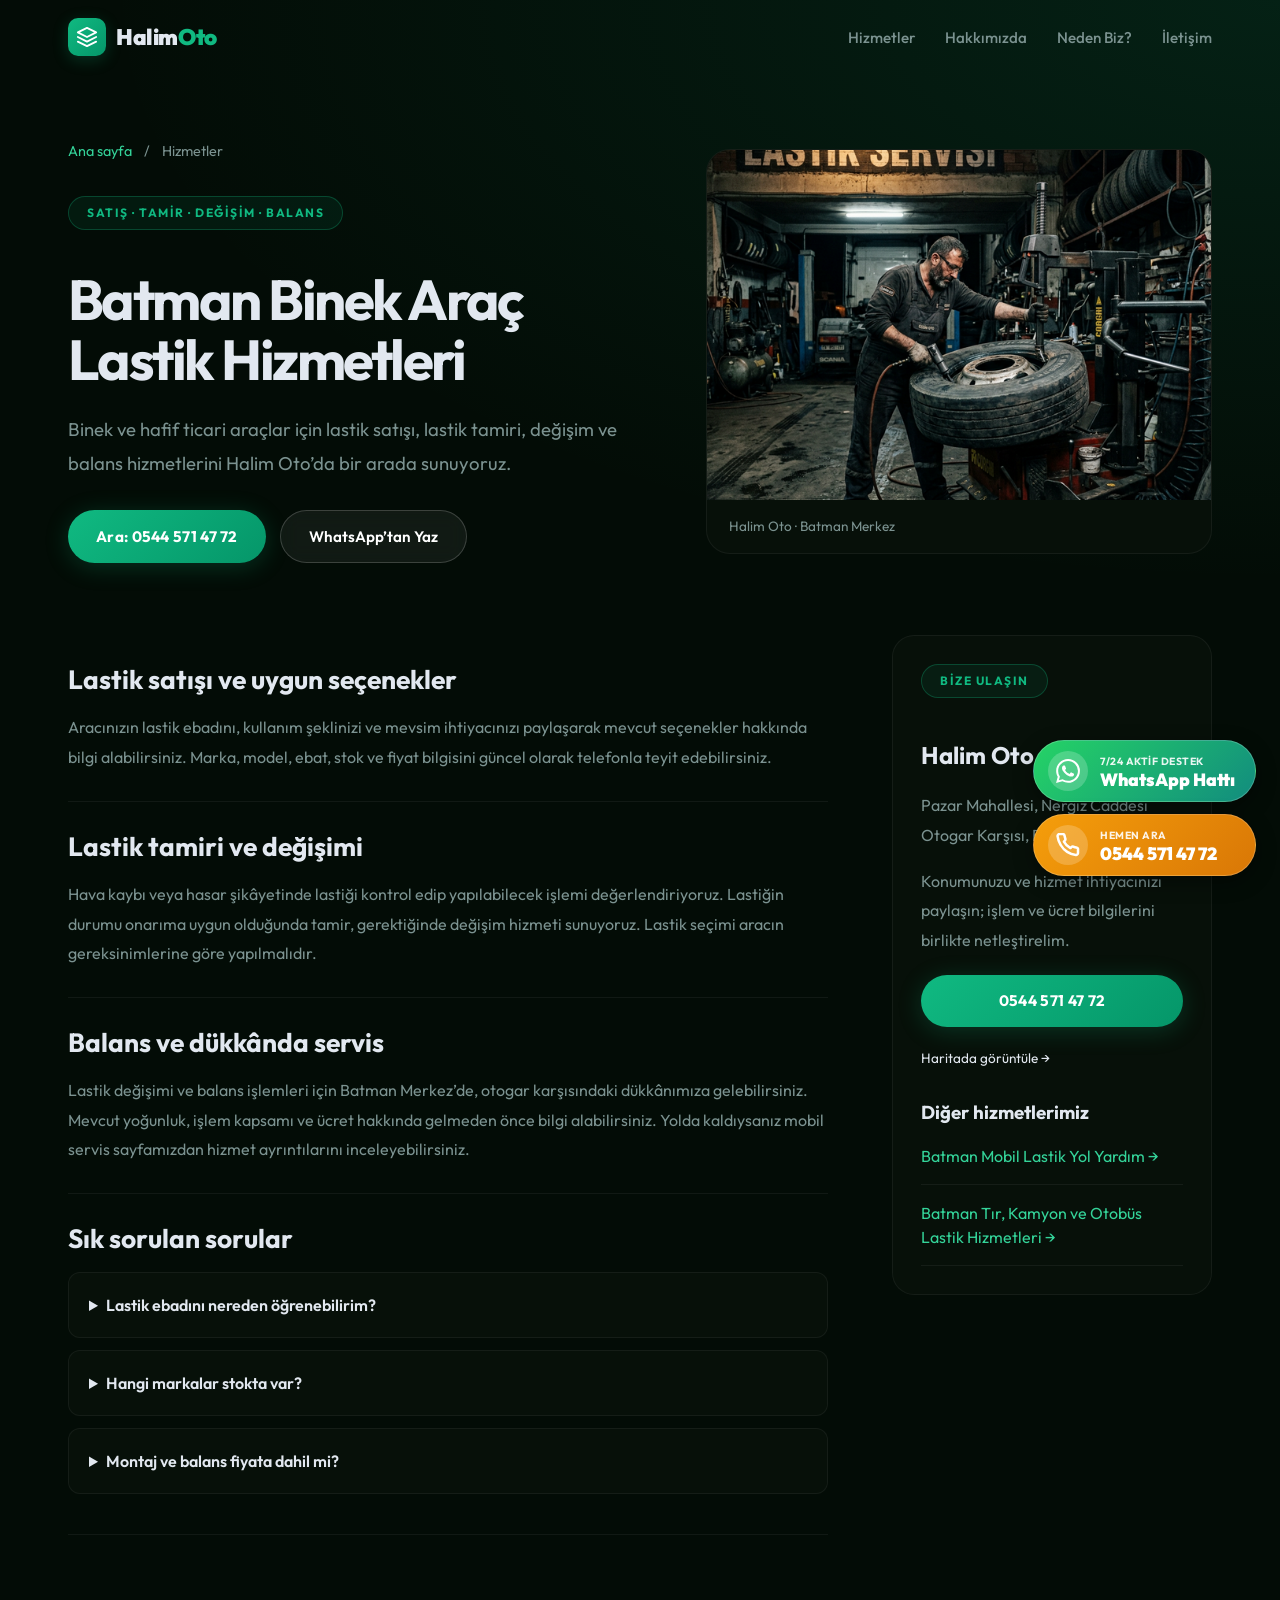
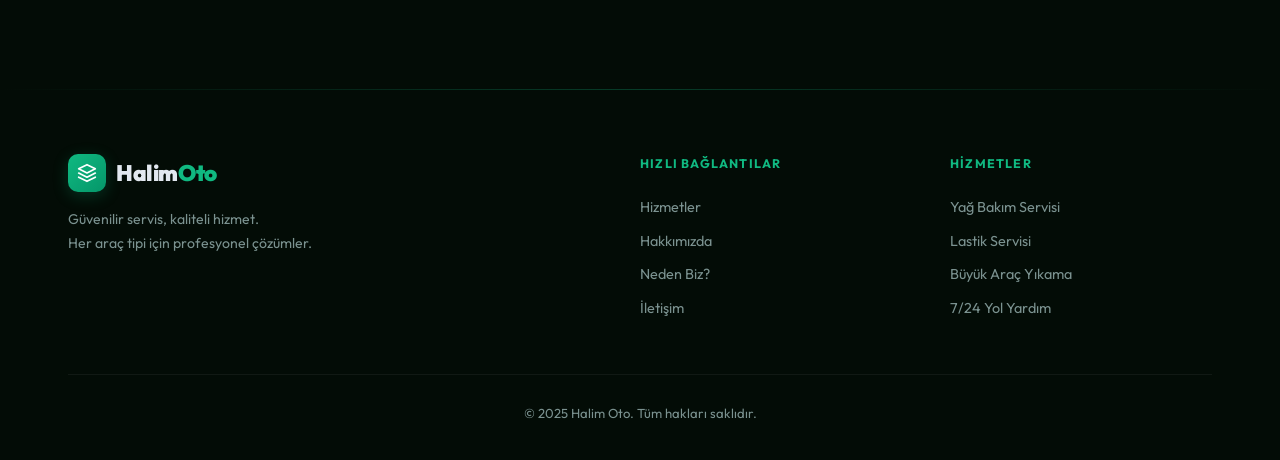
<file: binek-arac-lastik.html>
<!DOCTYPE html>
<html lang="tr"><head><meta charset="UTF-8" /><meta name="viewport" content="width=device-width, initial-scale=1.0" />
<title>Batman Binek Araç Lastik Hizmetleri | Halim Oto</title><meta name="description" content="Binek ve hafif ticari araçlar için lastik satışı, lastik tamiri, değişim ve balans hizmetlerini Halim Oto’da bir arada sunuyoruz." />
<link rel="canonical" href="https://halimotolastik.com/binek-arac-lastik.html" /><link rel="stylesheet" href="style.css?v=8" /><link rel="stylesheet" href="services.css?v=1" />
<link rel="preconnect" href="https://fonts.googleapis.com" /><link rel="preconnect" href="https://fonts.gstatic.com" crossorigin />
<link href="https://fonts.googleapis.com/css2?family=Outfit:wght@300;400;500;600;700;800;900&amp;display=swap" rel="stylesheet" />
<script type="application/ld+json">{"@context": "https://schema.org", "@type": "Service", "@id": "https://halimotolastik.com/binek-arac-lastik.html#hizmet", "name": "Batman Binek Araç Lastik Hizmetleri", "description": "Binek ve hafif ticari araçlar için lastik satışı, lastik tamiri, değişim ve balans hizmetlerini Halim Oto’da bir arada sunuyoruz.", "url": "https://halimotolastik.com/binek-arac-lastik.html", "areaServed": {"@type": "Place", "name": "Batman Merkez"}, "provider": {"@type": "AutoRepair", "@id": "https://halimotolastik.com/#isletme", "name": "Halim Oto", "url": "https://halimotolastik.com/", "telephone": "+90-544-571-47-72"}}</script></head>
<body class="service-page"><nav class="navbar" id="navbar">
    <div class="nav-container">
      <a href="index.html#hero" class="nav-logo">
        <div class="logo-mark">
          <svg width="22" height="22" viewBox="0 0 24 24" fill="none">
            <path d="M12 2L2 7l10 5 10-5-10-5zM2 17l10 5 10-5M2 12l10 5 10-5" stroke="currentColor" stroke-width="2"
              stroke-linecap="round" stroke-linejoin="round" />
          </svg>
        </div>
        <span class="logo-text">Halim<span class="accent">Oto</span></span>
      </a>
      <ul class="nav-links" id="navLinks">
        <li><a href="index.html#hizmetler">Hizmetler</a></li>
        <li><a href="index.html#hakkimizda">Hakkımızda</a></li>
        <li><a href="index.html#neden-biz">Neden Biz?</a></li>
        <li><a href="index.html#iletisim">İletişim</a></li>
      </ul>
      <button class="hamburger" id="hamburger" aria-label="Menü">
        <span></span><span></span><span></span>
      </button>
    </div>
  </nav>
<main id="main-content"><section class="service-hero"><div class="container service-hero-grid"><div>
<nav class="service-breadcrumb" aria-label="İçerik yolu"><a href="index.html">Ana sayfa</a><span aria-hidden="true">/</span><span>Hizmetler</span></nav>
<span class="section-tag">Satış · tamir · değişim · balans</span><h1>Batman Binek Araç Lastik Hizmetleri</h1><p class="service-lead">Binek ve hafif ticari araçlar için lastik satışı, lastik tamiri, değişim ve balans hizmetlerini Halim Oto’da bir arada sunuyoruz.</p>
<div class="service-actions"><a class="btn-primary" href="tel:+905445714772">Ara: 0544 571 47 72</a><a class="btn-glass" href="https://wa.me/905445714772" target="_blank" rel="noopener noreferrer">WhatsApp’tan Yaz</a></div>
</div><figure class="service-hero-visual"><img src="tire_service.png" alt="" width="1024" height="1024" /><figcaption>Halim Oto · Batman Merkez</figcaption></figure></div></section>
<div class="container service-content-grid"><div><section class="service-detail-block"><h2>Lastik satışı ve uygun seçenekler</h2><p>Aracınızın lastik ebadını, kullanım şeklinizi ve mevsim ihtiyacınızı paylaşarak mevcut seçenekler hakkında bilgi alabilirsiniz. Marka, model, ebat, stok ve fiyat bilgisini güncel olarak telefonla teyit edebilirsiniz.</p></section><section class="service-detail-block"><h2>Lastik tamiri ve değişimi</h2><p>Hava kaybı veya hasar şikâyetinde lastiği kontrol edip yapılabilecek işlemi değerlendiriyoruz. Lastiğin durumu onarıma uygun olduğunda tamir, gerektiğinde değişim hizmeti sunuyoruz. Lastik seçimi aracın gereksinimlerine göre yapılmalıdır.</p></section><section class="service-detail-block"><h2>Balans ve dükkânda servis</h2><p>Lastik değişimi ve balans işlemleri için Batman Merkez’de, otogar karşısındaki dükkânımıza gelebilirsiniz. Mevcut yoğunluk, işlem kapsamı ve ücret hakkında gelmeden önce bilgi alabilirsiniz. Yolda kaldıysanız mobil servis sayfamızdan hizmet ayrıntılarını inceleyebilirsiniz.</p></section><section class="service-detail-block"><h2>Sık sorulan sorular</h2><div class="service-faq"><details><summary>Lastik ebadını nereden öğrenebilirim?</summary><p>Ebat bilgisi lastiğin yanağında yer alır; örneğin 205/55 R16 biçimindedir. Lastik seçerken aracın üretici gereksinimleri de dikkate alınmalıdır.</p></details><details><summary>Hangi markalar stokta var?</summary><p>Stok durumu ebat ve modele göre değişir. Aradığınız ebadı paylaşarak mevcut markaları ve güncel fiyatları öğrenebilirsiniz.</p></details><details><summary>Montaj ve balans fiyata dahil mi?</summary><p>Lastik ve işlem teklifinde hangi hizmetlerin dahil olduğunu görüşme sırasında netleştirebilirsiniz. Sitede tüm ürünler için ortak bir paket fiyatı ilan etmiyoruz.</p></details></div></section></div>
<aside class="service-contact"><span class="section-tag">Bize ulaşın</span><h2>Halim Oto</h2><p>Pazar Mahallesi, Nergiz Caddesi<br />Otogar Karşısı, Batman Merkez</p><p>Konumunuzu ve hizmet ihtiyacınızı paylaşın; işlem ve ücret bilgilerini birlikte netleştirelim.</p><a class="btn-primary" href="tel:+905445714772">0544 571 47 72</a><a class="map-link" href="https://www.google.com/maps?cid=8878251393410901989" target="_blank" rel="noopener noreferrer">Haritada görüntüle →</a><h3>Diğer hizmetlerimiz</h3><a class="service-related" href="mobil-lastik-yol-yardim.html">Batman Mobil Lastik Yol Yardım <span aria-hidden="true">→</span></a><a class="service-related" href="agir-vasita-lastik.html">Batman Tır, Kamyon ve Otobüs Lastik Hizmetleri <span aria-hidden="true">→</span></a></aside></div></main>
<footer class="footer">
    <div class="footer-top-line"></div>
    <div class="container">
      <div class="footer-grid">
        <div class="footer-brand">
          <a href="index.html#hero" class="nav-logo">
            <div class="logo-mark">
              <svg width="20" height="20" viewBox="0 0 24 24" fill="none">
                <path d="M12 2L2 7l10 5 10-5-10-5zM2 17l10 5 10-5M2 12l10 5 10-5" stroke="currentColor" stroke-width="2"
                  stroke-linecap="round" stroke-linejoin="round" />
              </svg>
            </div>
            <span class="logo-text">Halim<span class="accent">Oto</span></span>
          </a>
          <p>Güvenilir servis, kaliteli hizmet.<br />Her araç tipi için profesyonel çözümler.</p>
        </div>
        <div class="footer-links-col">
          <h4>Hızlı Bağlantılar</h4>
          <a href="index.html#hizmetler">Hizmetler</a>
          <a href="index.html#hakkimizda">Hakkımızda</a>
          <a href="index.html#neden-biz">Neden Biz?</a>
          <a href="index.html#iletisim">İletişim</a>
        </div>
        <div class="footer-links-col">
          <h4>Hizmetler</h4>
          <a href="index.html#service-yag">Yağ Bakım Servisi</a>
          <a href="index.html#service-lastik">Lastik Servisi</a>
          <a href="index.html#service-yikama">Büyük Araç Yıkama</a>
          <a href="index.html#yol-yardim">7/24 Yol Yardım</a>
        </div>
      </div>
      <div class="footer-bottom">
        <p>© 2025 Halim Oto. Tüm hakları saklıdır.</p>
      </div>
    </div>
  </footer>
  <div class="floating-actions">
    <a href="https://wa.me/905445714772" target="_blank" class="fab fab-whatsapp">
      <div class="fab-icon">
        <svg width="24" height="24" viewBox="0 0 24 24" fill="currentColor">
          <path d="M17.472 14.382c-.297-.149-1.758-.867-2.03-.967-.273-.099-.471-.148-.67.15-.197.297-.767.966-.94 1.164-.173.199-.347.223-.644.075-.297-.15-1.255-.463-2.39-1.475-.888-.788-1.487-1.761-1.66-2.059-.173-.297-.018-.458.13-.606.134-.133.298-.347.446-.52.149-.174.198-.298.298-.497.099-.198.05-.371-.025-.52-.075-.149-.669-1.612-.916-2.207-.242-.579-.487-.5-.669-.51a12.8 12.8 0 0 0-.57-.01c-.198 0-.52.074-.792.372-.272.297-1.04 1.016-1.04 2.479 0 1.462 1.065 2.875 1.213 3.074.149.198 2.096 3.2 5.077 4.487.709.306 1.262.489 1.694.625.712.227 1.36.195 1.871.118.571-.085 1.758-.719 2.006-1.413.248-.694.248-1.289.173-1.413-.074-.124-.272-.198-.57-.347m-5.421 7.403h-.004a9.87 9.87 0 0 1-5.031-1.378l-.361-.214-3.741.982.998-3.648-.235-.374a9.86 9.86 0 0 1-1.51-5.26c.001-5.45 4.436-9.884 9.888-9.884 2.64 0 5.122 1.03 6.988 2.898a9.825 9.825 0 0 1 2.893 6.994c-.003 5.45-4.437 9.884-9.885 9.884m8.413-18.297A11.815 11.815 0 0 0 12.05 0C5.495 0 .16 5.335.157 11.892c0 2.096.547 4.142 1.588 5.945L.057 24l6.305-1.654a11.882 11.882 0 0 0 5.683 1.448h.005c6.554 0 11.89-5.335 11.893-11.893a11.821 11.821 0 0 0-3.48-8.413Z"/>
        </svg>
      </div>
      <div class="fab-text">
        <span class="fab-subtitle">7/24 AKTİF DESTEK</span>
        <span class="fab-title">WhatsApp Hattı</span>
      </div>
    </a>
    
    <a href="tel:+905445714772" class="fab fab-phone">
      <div class="fab-icon">
        <svg width="24" height="24" viewBox="0 0 24 24" fill="none" stroke="currentColor" stroke-width="2.5" stroke-linecap="round" stroke-linejoin="round">
          <path d="M22 16.92v3a2 2 0 0 1-2.18 2 19.79 19.79 0 0 1-8.63-3.07A19.5 19.5 0 0 1 4.69 12 19.79 19.79 0 0 1 1.61 3.4 2 2 0 0 1 3.58 1h3a2 2 0 0 1 2 1.72c.127.96.361 1.903.7 2.81a2 2 0 0 1-.45 2.11L7.91 8.54a16 16 0 0 0 6.55 6.55l.92-.91a2 2 0 0 1 2.11-.45c.907.339 1.85.573 2.81.7A2 2 0 0 1 22 16.92z" />
        </svg>
      </div>
      <div class="fab-text">
        <span class="fab-subtitle">HEMEN ARA</span>
        <span class="fab-title">0544 571 47 72</span>
      </div>
    </a>
  </div>

  <script src="script.js"></script></body></html>
</file>
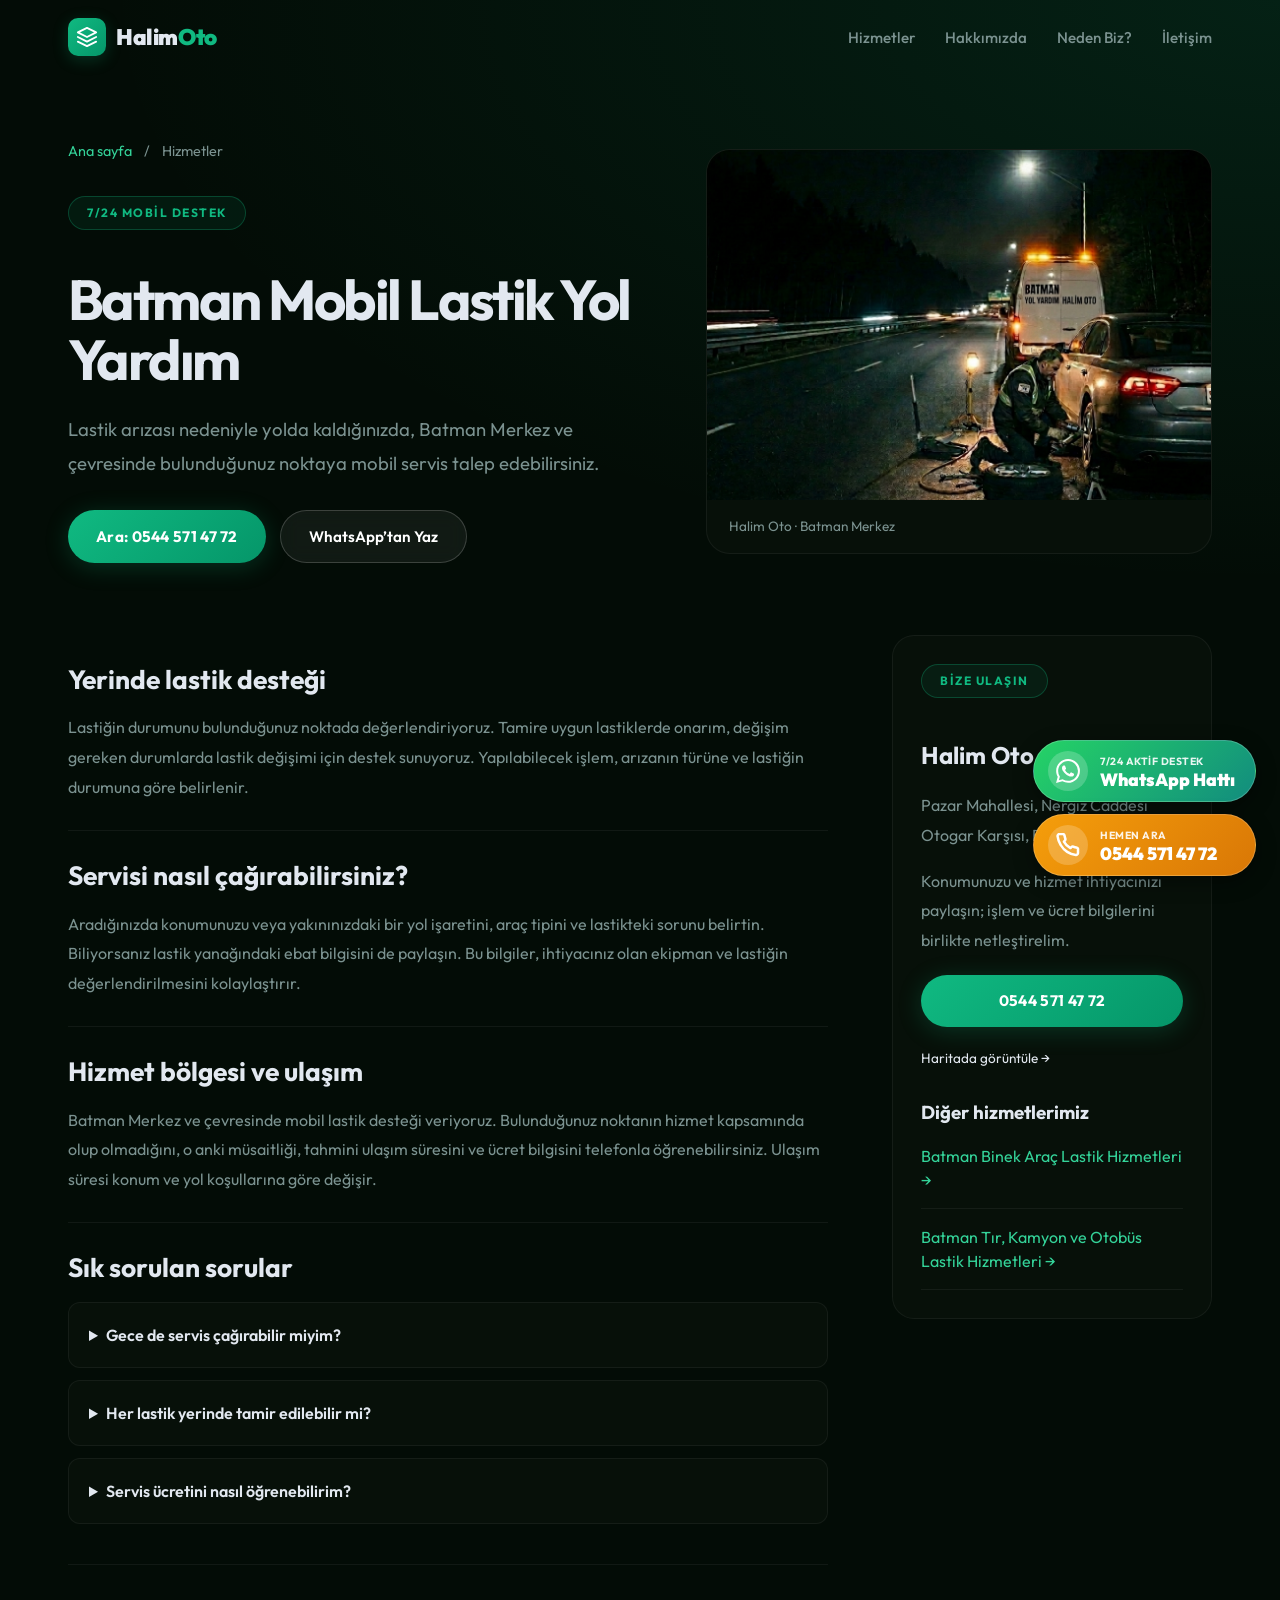
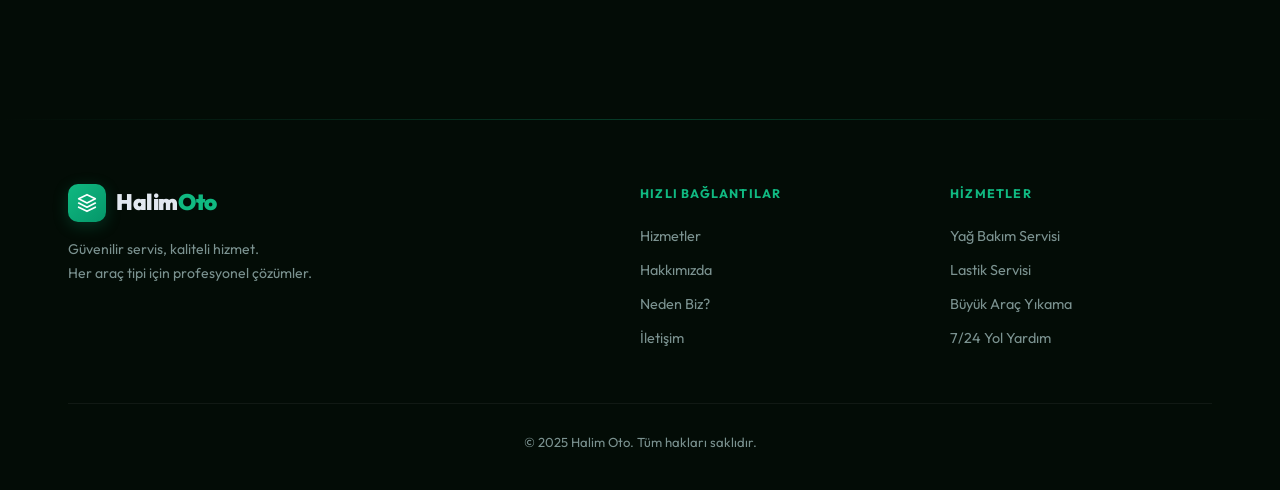
<file: mobil-lastik-yol-yardim.html>
<!DOCTYPE html>
<html lang="tr"><head><meta charset="UTF-8" /><meta name="viewport" content="width=device-width, initial-scale=1.0" />
<title>Batman Mobil Lastik Yol Yardım | Halim Oto</title><meta name="description" content="Lastik arızası nedeniyle yolda kaldığınızda, Batman Merkez ve çevresinde bulunduğunuz noktaya mobil servis talep edebilirsiniz." />
<link rel="canonical" href="https://halimotolastik.com/mobil-lastik-yol-yardim.html" /><link rel="stylesheet" href="style.css?v=8" /><link rel="stylesheet" href="services.css?v=1" />
<link rel="preconnect" href="https://fonts.googleapis.com" /><link rel="preconnect" href="https://fonts.gstatic.com" crossorigin />
<link href="https://fonts.googleapis.com/css2?family=Outfit:wght@300;400;500;600;700;800;900&amp;display=swap" rel="stylesheet" />
<script type="application/ld+json">{"@context": "https://schema.org", "@type": "Service", "@id": "https://halimotolastik.com/mobil-lastik-yol-yardim.html#hizmet", "name": "Batman Mobil Lastik Yol Yardım", "description": "Lastik arızası nedeniyle yolda kaldığınızda, Batman Merkez ve çevresinde bulunduğunuz noktaya mobil servis talep edebilirsiniz.", "url": "https://halimotolastik.com/mobil-lastik-yol-yardim.html", "areaServed": {"@type": "Place", "name": "Batman Merkez"}, "provider": {"@type": "AutoRepair", "@id": "https://halimotolastik.com/#isletme", "name": "Halim Oto", "url": "https://halimotolastik.com/", "telephone": "+90-544-571-47-72"}}</script></head>
<body class="service-page"><nav class="navbar" id="navbar">
    <div class="nav-container">
      <a href="index.html#hero" class="nav-logo">
        <div class="logo-mark">
          <svg width="22" height="22" viewBox="0 0 24 24" fill="none">
            <path d="M12 2L2 7l10 5 10-5-10-5zM2 17l10 5 10-5M2 12l10 5 10-5" stroke="currentColor" stroke-width="2"
              stroke-linecap="round" stroke-linejoin="round" />
          </svg>
        </div>
        <span class="logo-text">Halim<span class="accent">Oto</span></span>
      </a>
      <ul class="nav-links" id="navLinks">
        <li><a href="index.html#hizmetler">Hizmetler</a></li>
        <li><a href="index.html#hakkimizda">Hakkımızda</a></li>
        <li><a href="index.html#neden-biz">Neden Biz?</a></li>
        <li><a href="index.html#iletisim">İletişim</a></li>
      </ul>
      <button class="hamburger" id="hamburger" aria-label="Menü">
        <span></span><span></span><span></span>
      </button>
    </div>
  </nav>
<main id="main-content"><section class="service-hero"><div class="container service-hero-grid"><div>
<nav class="service-breadcrumb" aria-label="İçerik yolu"><a href="index.html">Ana sayfa</a><span aria-hidden="true">/</span><span>Hizmetler</span></nav>
<span class="section-tag">7/24 mobil destek</span><h1>Batman Mobil Lastik Yol Yardım</h1><p class="service-lead">Lastik arızası nedeniyle yolda kaldığınızda, Batman Merkez ve çevresinde bulunduğunuz noktaya mobil servis talep edebilirsiniz.</p>
<div class="service-actions"><a class="btn-primary" href="tel:+905445714772">Ara: 0544 571 47 72</a><a class="btn-glass" href="https://wa.me/905445714772" target="_blank" rel="noopener noreferrer">WhatsApp’tan Yaz</a></div>
</div><figure class="service-hero-visual"><img src="hero_bg.png" alt="" width="1024" height="1024" /><figcaption>Halim Oto · Batman Merkez</figcaption></figure></div></section>
<div class="container service-content-grid"><div><section class="service-detail-block"><h2>Yerinde lastik desteği</h2><p>Lastiğin durumunu bulunduğunuz noktada değerlendiriyoruz. Tamire uygun lastiklerde onarım, değişim gereken durumlarda lastik değişimi için destek sunuyoruz. Yapılabilecek işlem, arızanın türüne ve lastiğin durumuna göre belirlenir.</p></section><section class="service-detail-block"><h2>Servisi nasıl çağırabilirsiniz?</h2><p>Aradığınızda konumunuzu veya yakınınızdaki bir yol işaretini, araç tipini ve lastikteki sorunu belirtin. Biliyorsanız lastik yanağındaki ebat bilgisini de paylaşın. Bu bilgiler, ihtiyacınız olan ekipman ve lastiğin değerlendirilmesini kolaylaştırır.</p></section><section class="service-detail-block"><h2>Hizmet bölgesi ve ulaşım</h2><p>Batman Merkez ve çevresinde mobil lastik desteği veriyoruz. Bulunduğunuz noktanın hizmet kapsamında olup olmadığını, o anki müsaitliği, tahmini ulaşım süresini ve ücret bilgisini telefonla öğrenebilirsiniz. Ulaşım süresi konum ve yol koşullarına göre değişir.</p></section><section class="service-detail-block"><h2>Sık sorulan sorular</h2><div class="service-faq"><details><summary>Gece de servis çağırabilir miyim?</summary><p>Mobil lastik yol yardım için 7/24 iletişime geçebilirsiniz. Konumunuza ulaşım ve servis müsaitliği görüşme sırasında değerlendirilir.</p></details><details><summary>Her lastik yerinde tamir edilebilir mi?</summary><p>Hayır. Lastiğin hasarı ve durumu kontrol edilmeden tamir kararı verilemez. Uygun olmayan lastikler için değişim seçenekleri değerlendirilir.</p></details><details><summary>Servis ücretini nasıl öğrenebilirim?</summary><p>Konum, araç tipi ve ihtiyaç duyulan işlemi paylaşarak bilgi alabilirsiniz. Sabit bir ulaşım süresi veya her iş için aynı fiyat sözü vermiyoruz.</p></details></div></section></div>
<aside class="service-contact"><span class="section-tag">Bize ulaşın</span><h2>Halim Oto</h2><p>Pazar Mahallesi, Nergiz Caddesi<br />Otogar Karşısı, Batman Merkez</p><p>Konumunuzu ve hizmet ihtiyacınızı paylaşın; işlem ve ücret bilgilerini birlikte netleştirelim.</p><a class="btn-primary" href="tel:+905445714772">0544 571 47 72</a><a class="map-link" href="https://www.google.com/maps?cid=8878251393410901989" target="_blank" rel="noopener noreferrer">Haritada görüntüle →</a><h3>Diğer hizmetlerimiz</h3><a class="service-related" href="binek-arac-lastik.html">Batman Binek Araç Lastik Hizmetleri <span aria-hidden="true">→</span></a><a class="service-related" href="agir-vasita-lastik.html">Batman Tır, Kamyon ve Otobüs Lastik Hizmetleri <span aria-hidden="true">→</span></a></aside></div></main>
<footer class="footer">
    <div class="footer-top-line"></div>
    <div class="container">
      <div class="footer-grid">
        <div class="footer-brand">
          <a href="index.html#hero" class="nav-logo">
            <div class="logo-mark">
              <svg width="20" height="20" viewBox="0 0 24 24" fill="none">
                <path d="M12 2L2 7l10 5 10-5-10-5zM2 17l10 5 10-5M2 12l10 5 10-5" stroke="currentColor" stroke-width="2"
                  stroke-linecap="round" stroke-linejoin="round" />
              </svg>
            </div>
            <span class="logo-text">Halim<span class="accent">Oto</span></span>
          </a>
          <p>Güvenilir servis, kaliteli hizmet.<br />Her araç tipi için profesyonel çözümler.</p>
        </div>
        <div class="footer-links-col">
          <h4>Hızlı Bağlantılar</h4>
          <a href="index.html#hizmetler">Hizmetler</a>
          <a href="index.html#hakkimizda">Hakkımızda</a>
          <a href="index.html#neden-biz">Neden Biz?</a>
          <a href="index.html#iletisim">İletişim</a>
        </div>
        <div class="footer-links-col">
          <h4>Hizmetler</h4>
          <a href="index.html#service-yag">Yağ Bakım Servisi</a>
          <a href="index.html#service-lastik">Lastik Servisi</a>
          <a href="index.html#service-yikama">Büyük Araç Yıkama</a>
          <a href="index.html#yol-yardim">7/24 Yol Yardım</a>
        </div>
      </div>
      <div class="footer-bottom">
        <p>© 2025 Halim Oto. Tüm hakları saklıdır.</p>
      </div>
    </div>
  </footer>
  <div class="floating-actions">
    <a href="https://wa.me/905445714772" target="_blank" class="fab fab-whatsapp">
      <div class="fab-icon">
        <svg width="24" height="24" viewBox="0 0 24 24" fill="currentColor">
          <path d="M17.472 14.382c-.297-.149-1.758-.867-2.03-.967-.273-.099-.471-.148-.67.15-.197.297-.767.966-.94 1.164-.173.199-.347.223-.644.075-.297-.15-1.255-.463-2.39-1.475-.888-.788-1.487-1.761-1.66-2.059-.173-.297-.018-.458.13-.606.134-.133.298-.347.446-.52.149-.174.198-.298.298-.497.099-.198.05-.371-.025-.52-.075-.149-.669-1.612-.916-2.207-.242-.579-.487-.5-.669-.51a12.8 12.8 0 0 0-.57-.01c-.198 0-.52.074-.792.372-.272.297-1.04 1.016-1.04 2.479 0 1.462 1.065 2.875 1.213 3.074.149.198 2.096 3.2 5.077 4.487.709.306 1.262.489 1.694.625.712.227 1.36.195 1.871.118.571-.085 1.758-.719 2.006-1.413.248-.694.248-1.289.173-1.413-.074-.124-.272-.198-.57-.347m-5.421 7.403h-.004a9.87 9.87 0 0 1-5.031-1.378l-.361-.214-3.741.982.998-3.648-.235-.374a9.86 9.86 0 0 1-1.51-5.26c.001-5.45 4.436-9.884 9.888-9.884 2.64 0 5.122 1.03 6.988 2.898a9.825 9.825 0 0 1 2.893 6.994c-.003 5.45-4.437 9.884-9.885 9.884m8.413-18.297A11.815 11.815 0 0 0 12.05 0C5.495 0 .16 5.335.157 11.892c0 2.096.547 4.142 1.588 5.945L.057 24l6.305-1.654a11.882 11.882 0 0 0 5.683 1.448h.005c6.554 0 11.89-5.335 11.893-11.893a11.821 11.821 0 0 0-3.48-8.413Z"/>
        </svg>
      </div>
      <div class="fab-text">
        <span class="fab-subtitle">7/24 AKTİF DESTEK</span>
        <span class="fab-title">WhatsApp Hattı</span>
      </div>
    </a>
    
    <a href="tel:+905445714772" class="fab fab-phone">
      <div class="fab-icon">
        <svg width="24" height="24" viewBox="0 0 24 24" fill="none" stroke="currentColor" stroke-width="2.5" stroke-linecap="round" stroke-linejoin="round">
          <path d="M22 16.92v3a2 2 0 0 1-2.18 2 19.79 19.79 0 0 1-8.63-3.07A19.5 19.5 0 0 1 4.69 12 19.79 19.79 0 0 1 1.61 3.4 2 2 0 0 1 3.58 1h3a2 2 0 0 1 2 1.72c.127.96.361 1.903.7 2.81a2 2 0 0 1-.45 2.11L7.91 8.54a16 16 0 0 0 6.55 6.55l.92-.91a2 2 0 0 1 2.11-.45c.907.339 1.85.573 2.81.7A2 2 0 0 1 22 16.92z" />
        </svg>
      </div>
      <div class="fab-text">
        <span class="fab-subtitle">HEMEN ARA</span>
        <span class="fab-title">0544 571 47 72</span>
      </div>
    </a>
  </div>

  <script src="script.js"></script></body></html>
</file>
<file: style.css>
/* ===========================
   HALIM OTO — PREMIUM v2
   Dark Emerald Auto Service Theme
   =========================== */

/* ─── Reset & Variables ─── */
*,
*::before,
*::after {
  margin: 0;
  padding: 0;
  box-sizing: border-box;
}

:root {
  /* Backgrounds */
  --bg: #030c06;
  --bg-card: #071009;
  --bg-card2: #0c1a0e;
  --surface: #091409;

  /* Emerald Palette */
  --green: #10b981;
  --green-light: #34d399;
  --green-dark: #059669;
  --green-faint: rgba(16, 185, 129, 0.08);
  --green-glow: rgba(16, 185, 129, 0.22);
  --green-border: rgba(16, 185, 129, 0.28);

  /* Text */
  --text: #e2e8f0;
  --muted: #7b9290;
  --light: #b8cfc8;
  --white: #ffffff;

  /* Borders */
  --border: rgba(255, 255, 255, 0.055);

  /* Misc */
  --radius: 18px;
  --radius-sm: 10px;
  --shadow: 0 4px 32px rgba(0, 0, 0, 0.45);
  --shadow-lg: 0 12px 60px rgba(0, 0, 0, 0.6);
  --ease: 0.35s cubic-bezier(0.4, 0, 0.2, 1);
  --font: 'Outfit', sans-serif;
}

html {
  scroll-behavior: smooth;
}

body {
  font-family: var(--font);
  background: var(--bg);
  color: var(--text);
  line-height: 1.65;
  overflow-x: hidden;
}

a {
  text-decoration: none;
  color: inherit;
}

img {
  display: block;
  max-width: 100%;
}

ul {
  list-style: none;
}

.container {
  max-width: 1200px;
  margin: 0 auto;
  padding: 0 28px;
}

.accent {
  color: var(--green);
}

/* ─── Buttons ─── */
.btn-primary {
  display: inline-flex;
  align-items: center;
  gap: 8px;
  padding: 13px 28px;
  background: linear-gradient(135deg, var(--green), var(--green-dark));
  color: var(--white);
  font-family: var(--font);
  font-weight: 700;
  font-size: 0.95rem;
  border: none;
  border-radius: 50px;
  cursor: pointer;
  transition: var(--ease);
  box-shadow: 0 4px 24px var(--green-glow);
  letter-spacing: 0.02em;
}

.btn-primary:hover {
  transform: translateY(-3px);
  box-shadow: 0 10px 36px rgba(16, 185, 129, 0.38);
}

.btn-primary svg {
  transition: transform 0.25s ease;
}

.btn-primary:hover svg {
  transform: translateX(4px);
}

.btn-glass {
  display: inline-flex;
  align-items: center;
  padding: 13px 28px;
  background: rgba(255, 255, 255, 0.06);
  color: var(--white);
  font-family: var(--font);
  font-weight: 600;
  font-size: 0.95rem;
  border: 1.5px solid rgba(255, 255, 255, 0.18);
  border-radius: 50px;
  cursor: pointer;
  transition: var(--ease);
  backdrop-filter: blur(10px);
}

.btn-glass:hover {
  background: rgba(255, 255, 255, 0.12);
  border-color: var(--green-border);
  color: var(--green-light);
  transform: translateY(-3px);
}

.btn-lg {
  padding: 16px 38px;
  font-size: 1.05rem;
}

/* ─── Section Headers ─── */
.section-header {
  text-align: center;
  margin-bottom: 70px;
}

.section-tag {
  display: inline-flex;
  align-items: center;
  gap: 8px;
  padding: 6px 18px;
  background: var(--green-faint);
  border: 1px solid var(--green-border);
  border-radius: 50px;
  font-size: 0.75rem;
  font-weight: 700;
  color: var(--green);
  text-transform: uppercase;
  letter-spacing: 1.5px;
  margin-bottom: 18px;
}

.section-title {
  font-size: clamp(1.9rem, 4vw, 3rem);
  font-weight: 900;
  line-height: 1.18;
  letter-spacing: -0.5px;
}

.section-desc {
  font-size: 1.05rem;
  color: var(--muted);
  max-width: 580px;
  margin: 18px auto 0;
  line-height: 1.7;
}

/* ─── Reveal Animation ─── */
.reveal {
  opacity: 0;
  transform: translateY(36px);
  transition: opacity 0.75s ease, transform 0.75s ease;
}

.reveal.visible {
  opacity: 1;
  transform: none;
}

/* ================================
   NAVBAR
   ================================ */
.navbar {
  position: fixed;
  top: 0;
  left: 0;
  right: 0;
  z-index: 1000;
  padding: 18px 0;
  transition: var(--ease);
}

.navbar.scrolled {
  background: rgba(3, 12, 6, 0.92);
  backdrop-filter: blur(24px);
  -webkit-backdrop-filter: blur(24px);
  padding: 11px 0;
  border-bottom: 1px solid var(--border);
  box-shadow: 0 2px 40px rgba(0, 0, 0, 0.3);
}

.nav-container {
  max-width: 1200px;
  margin: 0 auto;
  padding: 0 28px;
  display: flex;
  align-items: center;
  gap: 40px;
}

.nav-logo {
  display: flex;
  align-items: center;
  gap: 10px;
  font-size: 1.4rem;
  font-weight: 900;
  letter-spacing: -0.4px;
  flex-shrink: 0;
}

.logo-mark {
  width: 38px;
  height: 38px;
  background: linear-gradient(135deg, var(--green), var(--green-dark));
  border-radius: 10px;
  display: flex;
  align-items: center;
  justify-content: center;
  color: white;
  box-shadow: 0 4px 16px var(--green-glow);
  transition: var(--ease);
}

.nav-logo:hover .logo-mark {
  transform: rotate(-8deg) scale(1.05);
}

.nav-links {
  display: flex;
  gap: 30px;
  margin-left: auto;
}

.nav-links a {
  font-weight: 500;
  color: var(--muted);
  transition: color 0.25s;
  font-size: 0.95rem;
  position: relative;
  padding-bottom: 2px;
}

.nav-links a::after {
  content: '';
  position: absolute;
  bottom: -2px;
  left: 0;
  width: 0;
  height: 2px;
  background: var(--green);
  border-radius: 2px;
  transition: width 0.3s ease;
}

.nav-links a:hover {
  color: var(--white);
}

.nav-links a:hover::after {
  width: 100%;
}



.hamburger {
  display: none;
  flex-direction: column;
  gap: 5px;
  background: none;
  border: none;
  cursor: pointer;
  margin-left: auto;
}

.hamburger span {
  width: 24px;
  height: 2.5px;
  background: var(--white);
  border-radius: 2px;
  transition: var(--ease);
}

.hamburger.active span:nth-child(1) {
  transform: rotate(45deg) translate(5px, 5px);
}

.hamburger.active span:nth-child(2) {
  opacity: 0;
}

.hamburger.active span:nth-child(3) {
  transform: rotate(-45deg) translate(5px, -5px);
}

/* ================================
   HERO
   ================================ */
.hero {
  position: relative;
  min-height: 100vh;
  display: flex;
  align-items: center;
  overflow: hidden;
  background: var(--bg);
  background-size: 100% 100%;
  background-position: center;
  background-repeat: no-repeat;
}

.hero-bg-wrap {
  position: absolute;
  inset: 0;
  background-image: url('hero_bg.png?v=8');
  background-size: cover;
  background-position: center;
}

.hero-bg {
  position: absolute;
  inset: 0;
  width: 100%;
  height: 100%;
  object-fit: cover;
  object-position: top center;
  filter: brightness(0.38) saturate(0.65);
}

.hero-overlay {
  position: absolute;
  inset: 0;
  background:
    linear-gradient(to bottom, rgba(3, 12, 6, 0.7) 0%, transparent 40%, rgba(3, 12, 6, 0.9) 100%),
    linear-gradient(to right, rgba(3, 12, 6, 0.85) 0%, transparent 70%);
  z-index: 1;
}

.hero-grid-overlay {
  position: absolute;
  inset: 0;
  background-image:
    linear-gradient(rgba(16, 185, 129, 0.04) 1px, transparent 1px),
    linear-gradient(90deg, rgba(16, 185, 129, 0.04) 1px, transparent 1px);
  background-size: 60px 60px;
  z-index: 2;
}

.hero-content {
  position: relative;
  z-index: 3;
  padding-top: 130px;
  padding-bottom: 80px;
}

/* Eyebrow */
.hero-eyebrow {
  display: inline-flex;
  align-items: center;
  gap: 10px;
  margin-bottom: 28px;
  font-size: 0.82rem;
  font-weight: 600;
  color: var(--green-light);
  letter-spacing: 1.2px;
  text-transform: uppercase;
  animation: fadeInUp 0.8s ease both;
}

.eyebrow-dot {
  width: 8px;
  height: 8px;
  background: var(--green);
  border-radius: 50%;
  box-shadow: 0 0 12px var(--green);
  animation: pulse 2.5s ease infinite;
}

@keyframes pulse {

  0%,
  100% {
    box-shadow: 0 0 8px var(--green);
  }

  50% {
    box-shadow: 0 0 20px var(--green);
  }
}

/* Title */
.hero-title {
  font-size: clamp(2.8rem, 6.5vw, 5rem);
  font-weight: 900;
  line-height: 1.08;
  letter-spacing: -2px;
  margin-bottom: 24px;
  animation: fadeInUp 0.8s ease 0.15s both;
}

.hero-gradient-text {
  background: linear-gradient(130deg, var(--green), var(--green-light), #86efac);
  -webkit-background-clip: text;
  -webkit-text-fill-color: transparent;
  background-clip: text;
}

.hero-outline-text {
  -webkit-text-stroke: 1.5px rgba(255, 255, 255, 0.3);
  color: transparent;
}

.hero-subtitle {
  font-size: clamp(1rem, 2vw, 1.2rem);
  color: var(--muted);
  max-width: 540px;
  margin-bottom: 40px;
  line-height: 1.75;
  animation: fadeInUp 0.8s ease 0.3s both;
}

.hero-actions {
  display: flex;
  gap: 16px;
  flex-wrap: wrap;
  margin-bottom: 28px;
  animation: fadeInUp 0.8s ease 0.45s both;
}

/* 7/24 Badge */
.hero-badges {
  margin-bottom: 40px;
  animation: fadeInUp 0.8s ease 0.55s both;
}

.hero-badge {
  display: inline-flex;
  align-items: center;
  gap: 14px;
  padding: 14px 22px;
  background: rgba(16, 185, 129, 0.1);
  border: 1.5px solid var(--green-border);
  border-radius: 14px;
  backdrop-filter: blur(12px);
}

.badge-icon {
  font-size: 1.6rem;
  line-height: 1;
}

.hero-badge strong {
  display: block;
  font-size: 1rem;
  font-weight: 800;
  color: var(--green-light);
  letter-spacing: -0.2px;
}

.hero-badge span {
  font-size: 0.8rem;
  color: var(--muted);
}

/* Stats */
.hero-stats {
  display: inline-flex;
  align-items: center;
  gap: 0;
  background: rgba(255, 255, 255, 0.04);
  border: 1px solid var(--border);
  border-radius: 16px;
  padding: 20px 32px;
  backdrop-filter: blur(12px);
  animation: fadeInUp 0.8s ease 0.6s both;
}

.stat-item {
  text-align: center;
  padding: 0 28px;
}

.stat-number {
  display: block;
  font-size: 2rem;
  font-weight: 900;
  color: var(--white);
  line-height: 1;
}

.stat-plus {
  font-size: 1.2rem;
  font-weight: 800;
  color: var(--green);
  margin-left: 2px;
}

.stat-label {
  display: block;
  font-size: 0.75rem;
  color: var(--muted);
  margin-top: 5px;
  font-weight: 500;
  letter-spacing: 0.5px;
}

.stat-sep {
  width: 1px;
  height: 44px;
  background: linear-gradient(to bottom, transparent, var(--border), transparent);
}

/* Scroll indicator */
.scroll-indicator {
  position: absolute;
  bottom: 36px;
  left: 50%;
  transform: translateX(-50%);
  z-index: 3;
}

.scroll-track {
  width: 26px;
  height: 42px;
  border: 2px solid rgba(255, 255, 255, 0.18);
  border-radius: 13px;
  display: flex;
  justify-content: center;
  padding-top: 8px;
}

.scroll-dot {
  width: 4px;
  height: 8px;
  background: var(--green);
  border-radius: 4px;
  animation: scrollBounce 2.2s ease infinite;
  box-shadow: 0 0 8px var(--green);
}

@keyframes scrollBounce {

  0%,
  100% {
    transform: translateY(0);
    opacity: 1;
  }

  50% {
    transform: translateY(12px);
    opacity: 0.4;
  }
}

@keyframes fadeInUp {
  from {
    opacity: 0;
    transform: translateY(28px);
  }

  to {
    opacity: 1;
    transform: translateY(0);
  }
}

/* ================================
   SERVICES
   ================================ */
.services {
  padding: 130px 0;
  background: var(--bg);
}

.services-grid {
  display: grid;
  grid-template-columns: repeat(3, 1fr);
  gap: 24px;
}

/* Photo-background service cards */
.service-card {
  border-radius: var(--radius);
  border: 1px solid var(--border);
  overflow: hidden;
  transition: var(--ease);
  position: relative;
  display: flex;
  flex-direction: column;
  background-color: var(--bg-card);
  cursor: pointer;
}

/* Fotoğraf bölümü */
.service-img {
  width: 100%;
  height: 240px;
  background-size: cover;
  background-position: center;
  flex-shrink: 0;
  transition: transform 0.5s ease;
}

.service-card:hover .service-img {
  transform: scale(1.05);
}

/* Metin bölümü */
.service-body {
  padding: 24px;
  background: var(--bg-card);
  flex: 1;
  display: flex;
  flex-direction: column;
  gap: 10px;
  border-top: 1px solid var(--border);
  transition: var(--ease);
}

.service-card:hover {
  transform: translateY(-8px);
  border-color: var(--green-border);
  box-shadow: 0 24px 70px rgba(16, 185, 129, 0.14), 0 0 0 1px var(--green-border);
}

.service-card.featured {
  border-color: var(--green);
  box-shadow: 0 0 50px var(--green-glow), 0 0 0 1px var(--green);
}

.service-card.featured .service-body {
  background: linear-gradient(160deg, rgba(16, 185, 129, 0.05) 0%, var(--bg-card) 100%);
  border-top-color: var(--green-border);
}

/* Her kart için ayrı zoom/pozisyon ayarı */
#service-yag .service-img {
  background-position: center 25%;
}

#service-lastik .service-img {
  background-position: center 35%;
}

#service-yikama .service-img {
  background-position: center 40%;
}

.featured-ribbon {
  position: absolute;
  top: 14px;
  left: 14px;
  z-index: 5;
  display: flex;
  align-items: center;
  gap: 6px;
  padding: 6px 16px;
  background: linear-gradient(135deg, var(--green), var(--green-dark));
  color: var(--white);
  font-size: 0.72rem;
  font-weight: 800;
  letter-spacing: 0.5px;
  border-radius: 50px;
  box-shadow: 0 4px 16px var(--green-glow);
}

.service-icon-box {
  width: 48px;
  height: 48px;
  background: var(--green-faint);
  border: 1px solid var(--green-border);
  border-radius: 12px;
  display: flex;
  align-items: center;
  justify-content: center;
  color: var(--green-light);
  flex-shrink: 0;
  margin-bottom: 4px;
  transition: var(--ease);
}

.service-card:hover .service-icon-box {
  background: rgba(16, 185, 129, 0.15);
  border-color: var(--green);
  transform: scale(1.08);
}

.service-title {
  font-size: 1.25rem;
  font-weight: 800;
  color: var(--white);
  margin-bottom: 8px;
  letter-spacing: -0.2px;
}

.service-desc {
  font-size: 0.85rem;
  color: var(--light);
  margin-bottom: 14px;
  line-height: 1.55;
}

.service-features {
  display: flex;
  flex-direction: column;
  gap: 6px;
}

.service-features li {
  display: flex;
  align-items: center;
  gap: 8px;
  font-size: 0.82rem;
  color: var(--light);
}

.feat-dot {
  width: 6px;
  height: 6px;
  background: var(--green);
  border-radius: 50%;
  flex-shrink: 0;
  box-shadow: 0 0 6px var(--green);
}

/* ================================
   ABOUT
   ================================ */
.about {
  padding: 130px 0;
  background: var(--surface);
  position: relative;
  overflow: hidden;
}

.about-accent-line {
  position: absolute;
  top: 0;
  left: 0;
  right: 0;
  height: 1px;
  background: linear-gradient(to right, transparent, var(--green-border), transparent);
}

.about-grid {
  display: grid;
  grid-template-columns: 1fr 1fr;
  gap: 80px;
  align-items: center;
}

.about-text .section-tag {
  display: inline-flex;
  margin-bottom: 18px;
}

.about-desc {
  color: var(--muted);
  margin-bottom: 16px;
  font-size: 1.02rem;
  line-height: 1.75;
}

.about-highlights {
  margin-top: 36px;
  display: flex;
  flex-direction: column;
  gap: 18px;
}

.highlight-item {
  display: flex;
  align-items: center;
  gap: 18px;
  padding: 16px 20px;
  background: var(--bg-card);
  border: 1px solid var(--border);
  border-radius: var(--radius-sm);
  transition: var(--ease);
}

.highlight-item:hover {
  border-color: var(--green-border);
  background: var(--bg-card2);
}

.highlight-icon-wrap {
  width: 46px;
  height: 46px;
  background: var(--green-faint);
  border: 1px solid var(--green-border);
  border-radius: 12px;
  display: flex;
  align-items: center;
  justify-content: center;
  font-size: 1.4rem;
  flex-shrink: 0;
}

.highlight-item strong {
  display: block;
  font-size: 0.95rem;
  font-weight: 700;
  color: var(--white);
  margin-bottom: 2px;
}

.highlight-item p {
  font-size: 0.82rem;
  color: var(--muted);
}

/* About card stack */
.about-visual {
  display: flex;
  justify-content: center;
  align-items: center;
}

.about-cards-wrap {
  position: relative;
  width: 300px;
  height: 400px;
}

.about-card {
  position: absolute;
  width: 270px;
  padding: 28px;
  background: var(--bg-card);
  border-radius: var(--radius);
  border: 1px solid var(--border);
  box-shadow: var(--shadow-lg);
  transition: var(--ease);
}

.about-card:hover {
  transform: translateY(-8px) !important;
  border-color: var(--green-border);
}

.ac1 {
  top: 0;
  left: 0;
  z-index: 3;
  transform: rotate(-4deg);
}

.ac2 {
  top: 110px;
  left: 35px;
  z-index: 2;
  transform: rotate(2.5deg);
}

.ac3 {
  top: 228px;
  left: 8px;
  z-index: 1;
  transform: rotate(-1.5deg);
}

.ac-glow {
  position: absolute;
  top: -20px;
  left: -20px;
  right: -20px;
  height: 60px;
  background: var(--green);
  filter: blur(40px);
  opacity: 0.1;
  border-radius: 50%;
  pointer-events: none;
}

.ac-icon {
  font-size: 2rem;
  display: block;
  margin-bottom: 10px;
}

.about-card strong {
  display: block;
  font-size: 1rem;
  font-weight: 700;
  margin-bottom: 4px;
}

.about-card p {
  font-size: 0.83rem;
  color: var(--muted);
}

/* ================================
   WHY US
   ================================ */
.why-us {
  padding: 130px 0;
  background: var(--bg);
}

.why-grid {
  display: grid;
  grid-template-columns: repeat(3, 1fr);
  gap: 22px;
}

.why-card {
  background: var(--bg-card);
  border: 1px solid var(--border);
  border-radius: var(--radius);
  padding: 36px 28px;
  text-align: center;
  transition: var(--ease);
  position: relative;
  overflow: hidden;
}

.why-card::before {
  content: '';
  position: absolute;
  top: 0;
  left: 50%;
  transform: translateX(-50%);
  width: 60%;
  height: 1px;
  background: linear-gradient(to right, transparent, var(--green-border), transparent);
  transition: var(--ease);
}

.why-card:hover {
  transform: translateY(-8px);
  border-color: var(--green-border);
  background: var(--bg-card2);
  box-shadow: 0 16px 50px rgba(16, 185, 129, 0.07);
}

.why-card:hover::before {
  background: linear-gradient(to right, transparent, var(--green), transparent);
  width: 90%;
}

.why-icon-box {
  width: 62px;
  height: 62px;
  background: var(--green-faint);
  border: 1.5px solid var(--green-border);
  border-radius: 18px;
  margin: 0 auto 20px;
  display: flex;
  align-items: center;
  justify-content: center;
  font-size: 1.9rem;
  transition: var(--ease);
}

.why-card:hover .why-icon-box {
  background: rgba(16, 185, 129, 0.14);
  border-color: var(--green);
  transform: scale(1.1) rotate(-5deg);
}

.why-card h3 {
  font-size: 1.08rem;
  font-weight: 800;
  margin-bottom: 10px;
  color: var(--white);
}

.why-card p {
  font-size: 0.88rem;
  color: var(--muted);
  line-height: 1.65;
}

/* ================================
   CONTACT
   ================================ */
.contact {
  padding: 130px 0;
  background: var(--surface);
  position: relative;
  overflow: hidden;
}

.contact-glow-top {
  position: absolute;
  top: -100px;
  left: 50%;
  transform: translateX(-50%);
  width: 600px;
  height: 300px;
  background: radial-gradient(ellipse, rgba(16, 185, 129, 0.07) 0%, transparent 70%);
  pointer-events: none;
}

.contact-info-grid {
  display: grid;
  grid-template-columns: repeat(2, 1fr);
  gap: 22px;
  max-width: 860px;
  margin: 0 auto;
}

.info-card {
  display: flex;
  align-items: flex-start;
  gap: 20px;
  padding: 32px;
  background: var(--bg-card);
  border: 1px solid var(--border);
  border-radius: var(--radius);
  transition: var(--ease);
  position: relative;
  overflow: hidden;
}

.info-card::after {
  content: '';
  position: absolute;
  bottom: 0;
  left: 0;
  right: 0;
  height: 2px;
  background: linear-gradient(to right, var(--green-dark), var(--green-light));
  transform: scaleX(0);
  transform-origin: left;
  transition: transform 0.4s ease;
  border-radius: 0 0 var(--radius) var(--radius);
}

.info-card:hover {
  border-color: var(--green-border);
  background: var(--bg-card2);
  transform: translateY(-6px);
  box-shadow: 0 12px 40px rgba(16, 185, 129, 0.07);
}

.info-card:hover::after {
  transform: scaleX(1);
}

.info-icon-wrap {
  width: 54px;
  height: 54px;
  flex-shrink: 0;
  background: var(--green-faint);
  border: 1.5px solid var(--green-border);
  border-radius: 14px;
  display: flex;
  align-items: center;
  justify-content: center;
  font-size: 1.6rem;
  transition: var(--ease);
}

.info-card:hover .info-icon-wrap {
  background: rgba(16, 185, 129, 0.15);
  border-color: var(--green);
  transform: scale(1.08);
}

.info-content strong {
  display: block;
  font-size: 1rem;
  font-weight: 800;
  color: var(--white);
  margin-bottom: 7px;
}

.info-content p {
  font-size: 0.9rem;
  color: var(--muted);
  line-height: 1.65;
}

.info-content a {
  color: var(--green);
  font-weight: 600;
  transition: color 0.25s;
}

.info-content a:hover {
  color: var(--green-light);
}

.map-link {
  display: inline-block;
  margin-top: 6px;
  font-size: 0.85rem;
}

/* ================================
   FOOTER
   ================================ */
.footer {
  padding: 64px 0 36px;
  background: var(--bg);
  position: relative;
}

.footer-top-line {
  width: 100%;
  height: 1px;
  background: linear-gradient(to right, transparent, var(--green-border), transparent);
  margin-bottom: 64px;
}

.footer-grid {
  display: grid;
  grid-template-columns: 2fr 1fr 1fr;
  gap: 48px;
  margin-bottom: 48px;
}

.footer-brand .nav-logo {
  margin-bottom: 16px;
}

.footer-brand p {
  font-size: 0.88rem;
  color: var(--muted);
  line-height: 1.7;
}

.footer-links-col h4 {
  font-size: 0.78rem;
  font-weight: 700;
  color: var(--green);
  text-transform: uppercase;
  letter-spacing: 1.2px;
  margin-bottom: 16px;
}

.footer-links-col a {
  display: block;
  font-size: 0.9rem;
  color: var(--muted);
  padding: 5px 0;
  transition: color 0.25s;
}

.footer-links-col a:hover {
  color: var(--green-light);
}

.footer-bottom {
  border-top: 1px solid var(--border);
  padding-top: 28px;
  text-align: center;
}

.footer-bottom p {
  font-size: 0.82rem;
  color: var(--muted);
}

/* ================================
   RESPONSIVE
   ================================ */
@media (max-width: 1024px) {

  .services-grid,
  .why-grid {
    grid-template-columns: repeat(2, 1fr);
  }

  .about-grid {
    grid-template-columns: 1fr;
    gap: 60px;
  }

  .about-visual {
    order: -1;
  }

  .about-text .section-title {
    text-align: center;
  }

  .about-text .section-tag {
    display: inline-flex;
  }

  .footer-grid {
    grid-template-columns: 1fr 1fr;
  }

  .footer-brand {
    grid-column: 1 / -1;
  }
}

@media (max-width: 768px) {

  .nav-links,
  .nav-cta {
    display: none;
  }

  .hamburger {
    display: flex;
  }

  .nav-links.mobile-open {
    display: flex;
    flex-direction: column;
    position: absolute;
    top: 65px;
    left: 0;
    right: 0;
    background: rgba(3, 12, 6, 0.97);
    backdrop-filter: blur(24px);
    padding: 28px;
    gap: 22px;
    border-bottom: 1px solid var(--border);
  }

  .services-grid,
  .why-grid {
    grid-template-columns: 1fr;
  }

  .contact-info-grid {
    grid-template-columns: 1fr;
  }

  .footer-grid {
    grid-template-columns: 1fr;
  }

  .hero-stats {
    flex-direction: column;
    padding: 20px;
    gap: 16px;
  }

  .stat-sep {
    width: 60px;
    height: 1px;
  }

  .stat-item {
    padding: 0;
  }

  .hero-content {
    padding-top: 60px;
    padding-bottom: 60px;
  }

  .services,
  .about,
  .why-us,
  .contact {
    padding: 90px 0;
  }

  .service-card {
    height: 440px;
  }
}

@media (max-width: 480px) {
  .hero-title {
    font-size: 2.2rem;
    letter-spacing: -1px;
  }

  .hero-actions {
    flex-direction: column;
  }

  .btn-lg {
    width: 100%;
    justify-content: center;
  }

  .about-cards-wrap {
    width: 260px;
    height: 360px;
  }

  .about-card {
    width: 240px;
  }
}

/* ================================
   FLOATING ACTION BUTTONS
   ================================ */
.floating-actions {
  position: fixed;
  bottom: 24px;
  right: 24px;
  display: flex;
  flex-direction: column;
  gap: 12px;
  z-index: 9999;
}

.fab {
  display: flex;
  align-items: center;
  gap: 12px;
  padding: 10px 20px 10px 14px;
  border-radius: 50px;
  color: white;
  text-decoration: none;
  font-family: var(--font);
  box-shadow: 0 6px 20px rgba(0,0,0,0.4);
  transition: transform 0.3s cubic-bezier(0.175, 0.885, 0.32, 1.275);
}

.fab:hover {
  transform: scale(1.05) translateY(-5px);
}

.fab-whatsapp {
  background: linear-gradient(135deg, #25D366, #128C7E);
  border: 1px solid rgba(255,255,255,0.2);
}

.fab-phone {
  background: linear-gradient(135deg, #f59e0b, #d97706);
  border: 1px solid rgba(255,255,255,0.2);
}

.fab-icon {
  display: flex;
  align-items: center;
  justify-content: center;
  width: 40px;
  height: 40px;
  background: rgba(255,255,255,0.2);
  border-radius: 50%;
}

.fab-text {
  display: flex;
  flex-direction: column;
  justify-content: center;
}

.fab-subtitle {
  font-size: 0.65rem;
  font-weight: 700;
  text-transform: uppercase;
  letter-spacing: 0.5px;
  opacity: 0.9;
}

.fab-title {
  font-size: 1.1rem;
  font-weight: 900;
  line-height: 1.1;
}

/* Mobile Adjustments */
@media (max-width: 768px) {
  .floating-actions {
    bottom: 16px;
    right: 16px;
    left: 16px;
    flex-direction: row;
    justify-content: space-between;
  }
  .fab {
    flex: 1;
    justify-content: center;
    padding: 8px 12px 8px 8px;
  }
  .fab-icon {
    width: 32px;
    height: 32px;
  }
  .fab-title {
    font-size: 0.95rem;
  }
}
</file>
<file: services.css>
/* Detailed service pages */
.service-hero{padding:140px 0 72px;background:radial-gradient(ellipse at top right,rgba(16,185,129,.12),transparent 65%)}
.service-hero-grid{display:grid;grid-template-columns:1.15fr 1fr;gap:56px;align-items:center}
.service-breadcrumb{display:flex;gap:12px;align-items:center;color:var(--muted);font-size:.9rem;margin-bottom:32px;flex-wrap:wrap}
.service-breadcrumb a{color:var(--green-light)}
.service-page h1{font-size:clamp(2.4rem,4.4vw,4.5rem);line-height:1.08;letter-spacing:-.045em;margin:22px 0}
.service-lead{color:var(--muted);font-size:1.16rem;line-height:1.8;max-width:650px}
.service-actions{display:flex;gap:14px;flex-wrap:wrap;margin-top:30px}
.service-hero-visual{margin:0;border:1px solid var(--border);border-radius:24px;overflow:hidden;background:var(--bg-card)}
.service-hero-visual img{display:block;width:100%;height:350px;object-fit:cover}
.service-hero-visual figcaption{padding:15px 22px;color:var(--muted);font-size:.85rem}
.service-content-grid{display:grid;grid-template-columns:minmax(0,1fr) 320px;gap:64px;padding-bottom:90px;align-items:start}
.service-detail-block{padding:28px 0;border-bottom:1px solid var(--border)}
.service-detail-block h2{font-size:1.65rem;margin-bottom:16px;line-height:1.3}
.service-detail-block p,.service-contact p{color:var(--muted);line-height:1.85}
.service-contact{background:var(--bg-card);border:1px solid var(--border);border-radius:22px;padding:28px;position:sticky;top:100px}
.service-contact h2{margin:20px 0 12px}.service-contact p{margin:16px 0}.service-contact .btn-primary{display:flex;justify-content:center;margin:20px 0}.service-contact .map-link{display:block;margin:20px 0}.service-contact h3{margin-top:28px}
.service-related{display:block;color:var(--green-light);padding:16px 0;border-bottom:1px solid var(--border);line-height:1.5}
.service-faq details{border:1px solid var(--border);border-radius:12px;padding:20px;margin:12px 0;background:var(--bg-card)}
.service-faq summary{cursor:pointer;font-weight:600;line-height:1.5}.service-faq p{padding-top:14px}
.service-overview-grid{display:grid;grid-template-columns:repeat(3,minmax(0,1fr));gap:24px}
.service-overview-card{display:flex;flex-direction:column;align-items:flex-start;padding:32px;border:1px solid var(--border);border-radius:22px;background:var(--bg-card);transition:border-color .2s,transform .2s}
.service-overview-card:hover{border-color:var(--green-light);transform:translateY(-4px)}
.service-overview-card h3{font-size:1.5rem;margin:24px 0 14px;line-height:1.35}.service-overview-card p{color:var(--muted);line-height:1.8}.service-card-link{color:var(--green-light);margin-top:auto;padding-top:24px;font-weight:600}
.service-overview-card:focus-visible,.service-related:focus-visible,summary:focus-visible{outline:2px solid var(--green-light);outline-offset:5px}
@media(max-width:1024px){.service-content-grid{grid-template-columns:minmax(0,1fr) 280px;gap:32px}.service-hero-grid{gap:28px}.service-overview-grid{grid-template-columns:1fr}.service-hero-visual img{height:300px}}
@media(max-width:768px){.service-hero{padding:110px 0 36px}.service-hero-grid,.service-content-grid{grid-template-columns:1fr}.service-contact{position:static}.service-hero-visual img{height:260px}.service-content-grid{gap:24px;padding-bottom:130px}.service-actions a{width:100%;justify-content:center}.service-page h1{font-size:2.5rem}.service-overview-card{padding:26px}}
</file>
